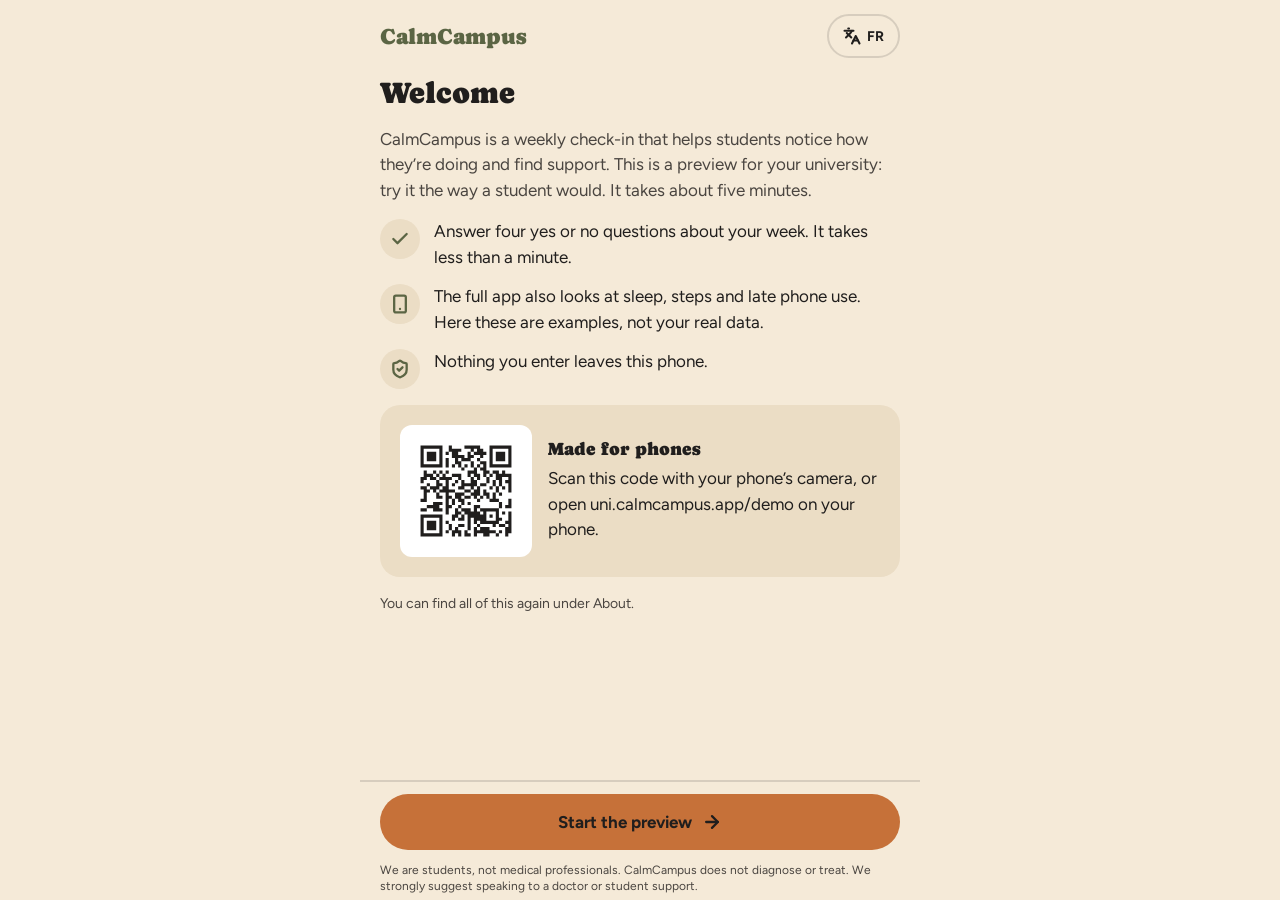
<file: docs/demo/index.html>
<!doctype html>
<html lang="en">
<head>
  <meta charset="utf-8">
  <meta name="viewport" content="width=device-width, initial-scale=1, viewport-fit=cover">
  <title>CalmCampus</title>
  <meta name="description" content="A weekly check-in that helps students notice how they're doing and find support. Your answers stay on your phone.">
  <meta name="cc-build" content="d6113ed">
  <meta name="cc-university" content="default">
  <meta name="theme-color" content="#F5EAD8">
  <meta name="color-scheme" content="only light">
  <meta name="robots" content="noindex">
  <meta name="referrer" content="no-referrer">
  <meta http-equiv="Content-Security-Policy" content="default-src 'self'; img-src 'self' data:; style-src 'self' 'unsafe-inline'; connect-src 'self'; base-uri 'none'; form-action 'none'">
  <meta name="apple-mobile-web-app-capable" content="yes">
  <meta name="mobile-web-app-capable" content="yes">
  <meta name="apple-mobile-web-app-title" content="CalmCampus">
  <meta name="apple-mobile-web-app-status-bar-style" content="default">
  <link rel="manifest" href="manifest.webmanifest">
  <link rel="icon" type="image/png" href="icons/icon-192.png">
  <link rel="apple-touch-icon" href="icons/apple-touch-icon.png">
  <link rel="preload" href="fonts/figtree-latin-wght-normal.woff2" as="font" type="font/woff2" crossorigin>
  <link rel="preload" href="fonts/caprasimo-latin-400-normal.woff2" as="font" type="font/woff2" crossorigin>
  <link rel="stylesheet" href="styles.css">
</head>
<body>
  <div id="app" class="app">
    <header class="top" id="top"></header>
    <div id="demo-banner"></div>
    <main id="view" tabindex="-1"></main>
    <div class="dock" id="dock">
      <div id="actions" class="actions-bar"></div>
      <p class="disclaimer" id="disclaimer"></p>
      <nav id="nav" class="nav"></nav>
    </div>
  </div>
  <noscript><p style="padding:24px;font-family:sans-serif" lang="fr">CalmCampus a besoin de JavaScript pour fonctionner. Tes réponses ne quittent jamais ton appareil.</p><p style="padding:0 24px;font-family:sans-serif" lang="en">CalmCampus needs JavaScript to run. Your answers never leave your device.</p></noscript>
  <script type="module" src="app.js"></script>
</body>
</html>
</file>
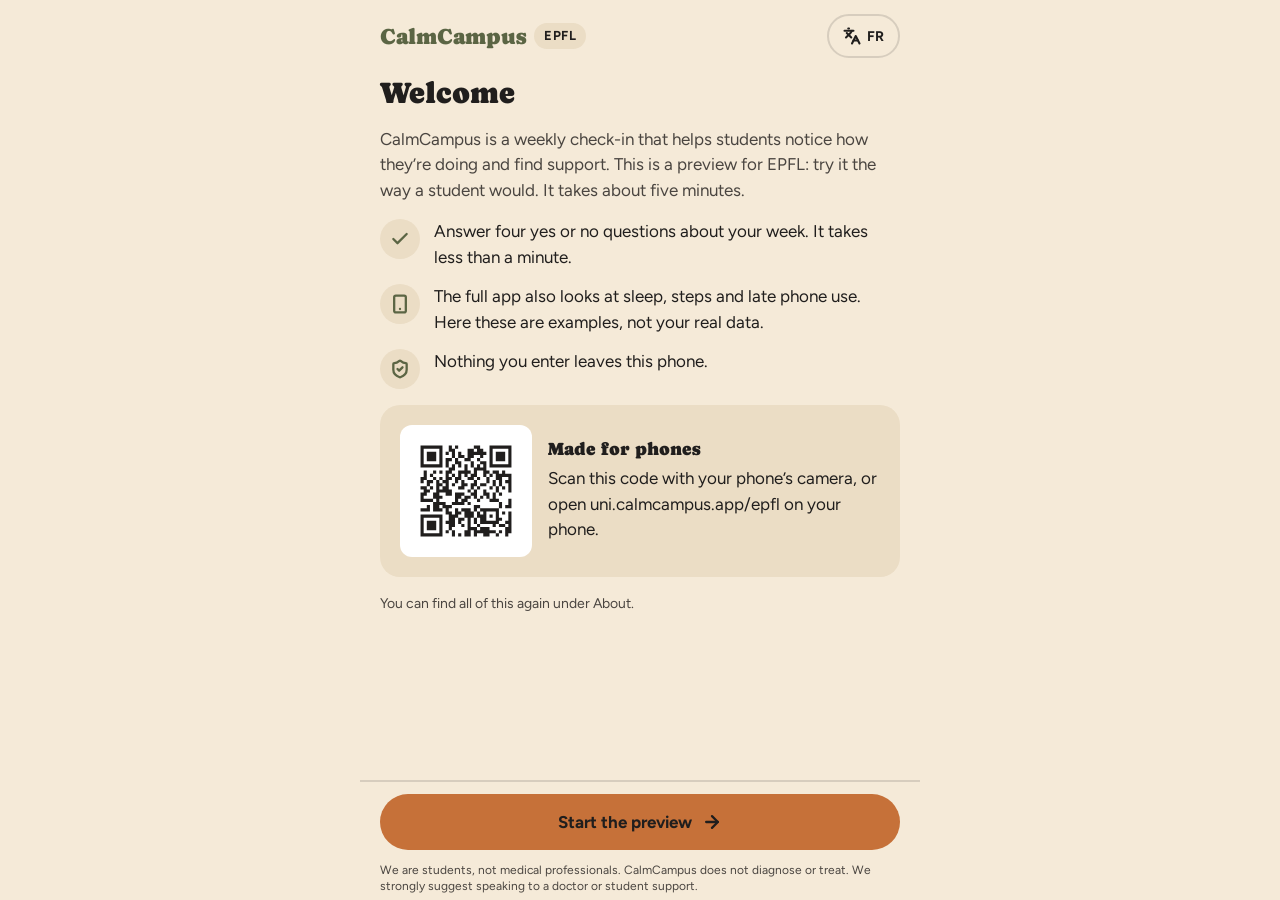
<file: docs/epfl/index.html>
<!doctype html>
<html lang="fr">
<head>
  <meta charset="utf-8">
  <meta name="viewport" content="width=device-width, initial-scale=1, viewport-fit=cover">
  <title>CalmCampus</title>
  <meta name="description" content="A weekly check-in that helps students notice how they're doing and find support. Your answers stay on your phone.">
  <meta name="cc-build" content="9a9987f">
  <meta name="cc-university" content="epfl">
  <meta name="theme-color" content="#F5EAD8">
  <meta name="color-scheme" content="only light">
  <meta name="robots" content="noindex">
  <meta name="referrer" content="no-referrer">
  <meta http-equiv="Content-Security-Policy" content="default-src 'self'; img-src 'self' data:; style-src 'self' 'unsafe-inline'; connect-src 'self'; base-uri 'none'; form-action 'none'">
  <meta name="apple-mobile-web-app-capable" content="yes">
  <meta name="mobile-web-app-capable" content="yes">
  <meta name="apple-mobile-web-app-title" content="CalmCampus">
  <meta name="apple-mobile-web-app-status-bar-style" content="default">
  <link rel="manifest" href="manifest.webmanifest">
  <link rel="icon" type="image/png" href="icons/icon-192.png">
  <link rel="apple-touch-icon" href="icons/apple-touch-icon.png">
  <link rel="preload" href="fonts/figtree-latin-wght-normal.woff2" as="font" type="font/woff2" crossorigin>
  <link rel="preload" href="fonts/caprasimo-latin-400-normal.woff2" as="font" type="font/woff2" crossorigin>
  <link rel="stylesheet" href="styles.css">
</head>
<body>
  <div id="app" class="app">
    <header class="top" id="top"></header>
    <div id="demo-banner"></div>
    <main id="view" tabindex="-1"></main>
    <div class="dock" id="dock">
      <div id="actions" class="actions-bar"></div>
      <p class="disclaimer" id="disclaimer"></p>
      <nav id="nav" class="nav"></nav>
    </div>
  </div>
  <noscript><p style="padding:24px;font-family:sans-serif" lang="fr">CalmCampus a besoin de JavaScript pour fonctionner. Tes réponses ne quittent jamais ton appareil.</p><p style="padding:0 24px;font-family:sans-serif" lang="en">CalmCampus needs JavaScript to run. Your answers never leave your device.</p></noscript>
  <script type="module" src="app.js"></script>
</body>
</html>
</file>
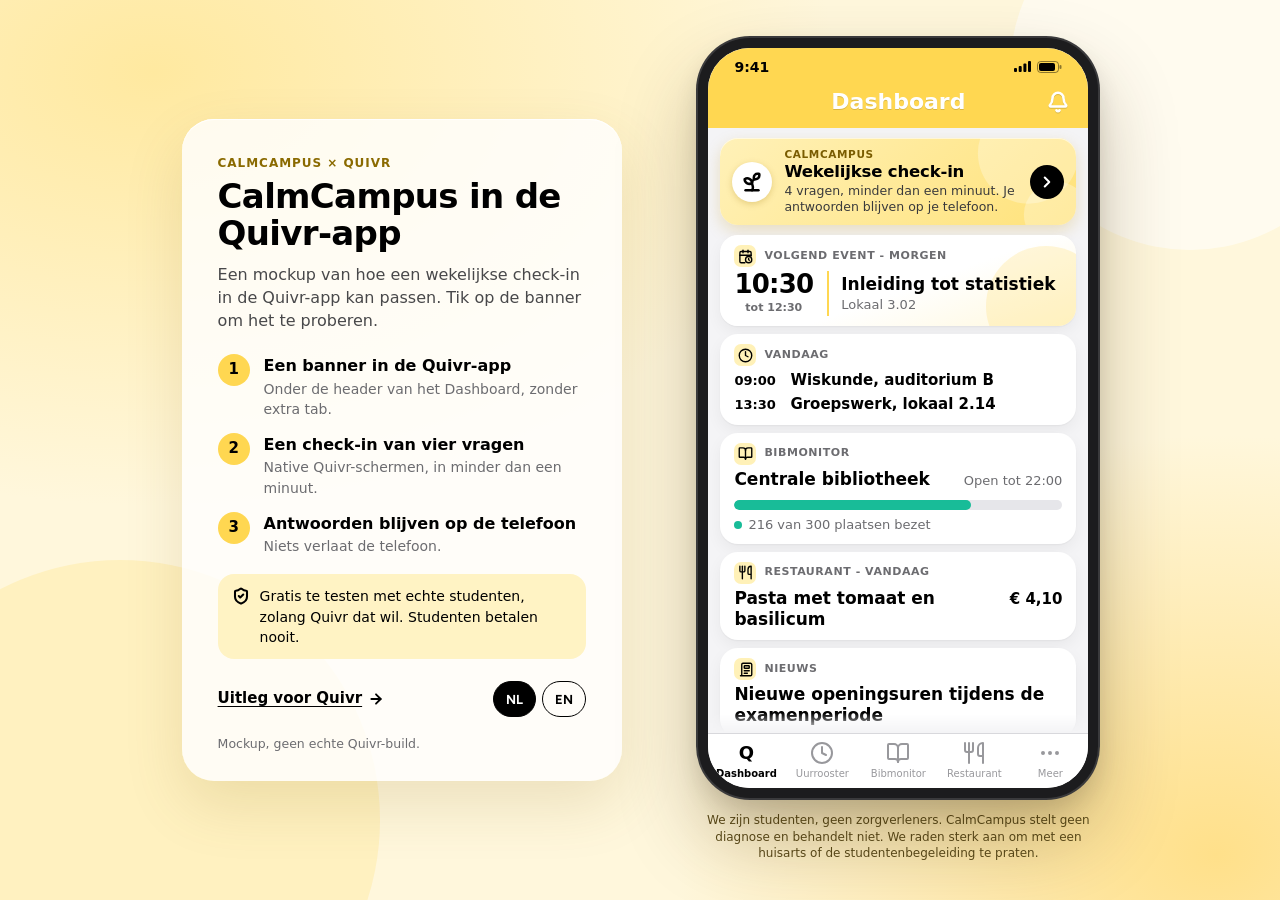
<file: docs/quivr/index.html>
<!doctype html>
<html lang="nl">
<head>
  <meta charset="utf-8">
  <meta name="viewport" content="width=device-width, initial-scale=1, viewport-fit=cover">
  <title>CalmCampus</title>
  <meta name="description" content="Een wekelijkse check-in van vier vragen, in minder dan een minuut, met de hulp van je eigen universiteit. Een preview gemaakt om door Quivr te laten bekijken: geen Quivr-functie.">
  <meta name="cc-build" content="7c763ef">
  <meta name="cc-university" content="quivr">
  <meta name="theme-color" content="#FFD751">
  <meta name="color-scheme" content="only light">
  <meta name="robots" content="noindex">
  <meta property="og:type" content="website">
  <meta property="og:title" content="CalmCampus × Quivr: preview">
  <meta property="og:description" content="Een wekelijkse check-in van vier vragen, in minder dan een minuut, met de hulp van je eigen universiteit. Een preview gemaakt om door Quivr te laten bekijken: geen Quivr-functie.">
  <meta property="og:url" content="https://uni.calmcampus.app/quivr/">
  <meta property="og:site_name" content="CalmCampus">
  <meta property="og:locale" content="nl_BE">
  <meta property="og:locale:alternate" content="en_GB">
  <meta property="og:image" content="https://uni.calmcampus.app/quivr/share.png">
  <meta property="og:image:type" content="image/png">
  <meta property="og:image:width" content="1200">
  <meta property="og:image:height" content="630">
  <meta property="og:image:alt" content="CalmCampus × Quivr: preview. Een wekelijkse check-in van minder dan een minuut, gemaakt om door Quivr te laten bekijken.">
  <meta name="twitter:card" content="summary_large_image">
  <meta name="twitter:title" content="CalmCampus × Quivr: preview">
  <meta name="twitter:description" content="Een wekelijkse check-in van vier vragen, in minder dan een minuut, met de hulp van je eigen universiteit. Een preview gemaakt om door Quivr te laten bekijken: geen Quivr-functie.">
  <meta name="referrer" content="no-referrer">
  <meta http-equiv="Content-Security-Policy" content="default-src 'self'; img-src 'self' data:; style-src 'self' 'unsafe-inline'; connect-src 'self'; base-uri 'none'; form-action 'none'">
  <meta name="apple-mobile-web-app-capable" content="yes">
  <meta name="mobile-web-app-capable" content="yes">
  <meta name="apple-mobile-web-app-title" content="CalmCampus">
  <meta name="apple-mobile-web-app-status-bar-style" content="default">
  <link rel="alternate" hreflang="nl" href="https://uni.calmcampus.app/quivr/">
  <link rel="alternate" hreflang="en" href="https://uni.calmcampus.app/quivr/en/">
  <link rel="manifest" href="manifest.webmanifest">
  <link rel="icon" type="image/png" href="icons/icon-192.png">
  <link rel="apple-touch-icon" href="icons/apple-touch-icon.png">
  <link rel="preload" href="fonts/figtree-latin-wght-normal.woff2" as="font" type="font/woff2" crossorigin>
  <link rel="preload" href="fonts/caprasimo-latin-400-normal.woff2" as="font" type="font/woff2" crossorigin>
  <link rel="stylesheet" href="styles.css">
</head>
<body>
  <div id="app" class="app">
    <header class="top" id="top"></header>
    <div id="demo-banner"></div>
    <main id="view" tabindex="-1"></main>
    <div class="dock" id="dock">
      <div id="actions" class="actions-bar"></div>
      <p class="disclaimer" id="disclaimer"></p>
      <nav id="nav" class="nav"></nav>
    </div>
  </div>
  <div id="quivr" class="qv"></div>
  <noscript><p style="padding:24px;font-family:sans-serif" lang="nl">CalmCampus heeft JavaScript nodig. Je antwoorden verlaten je telefoon nooit.</p><p style="padding:0 24px;font-family:sans-serif" lang="en">CalmCampus needs JavaScript to run. Your answers never leave your device.</p></noscript>
  <script type="module" src="app.js"></script>
</body>
</html>
</file>
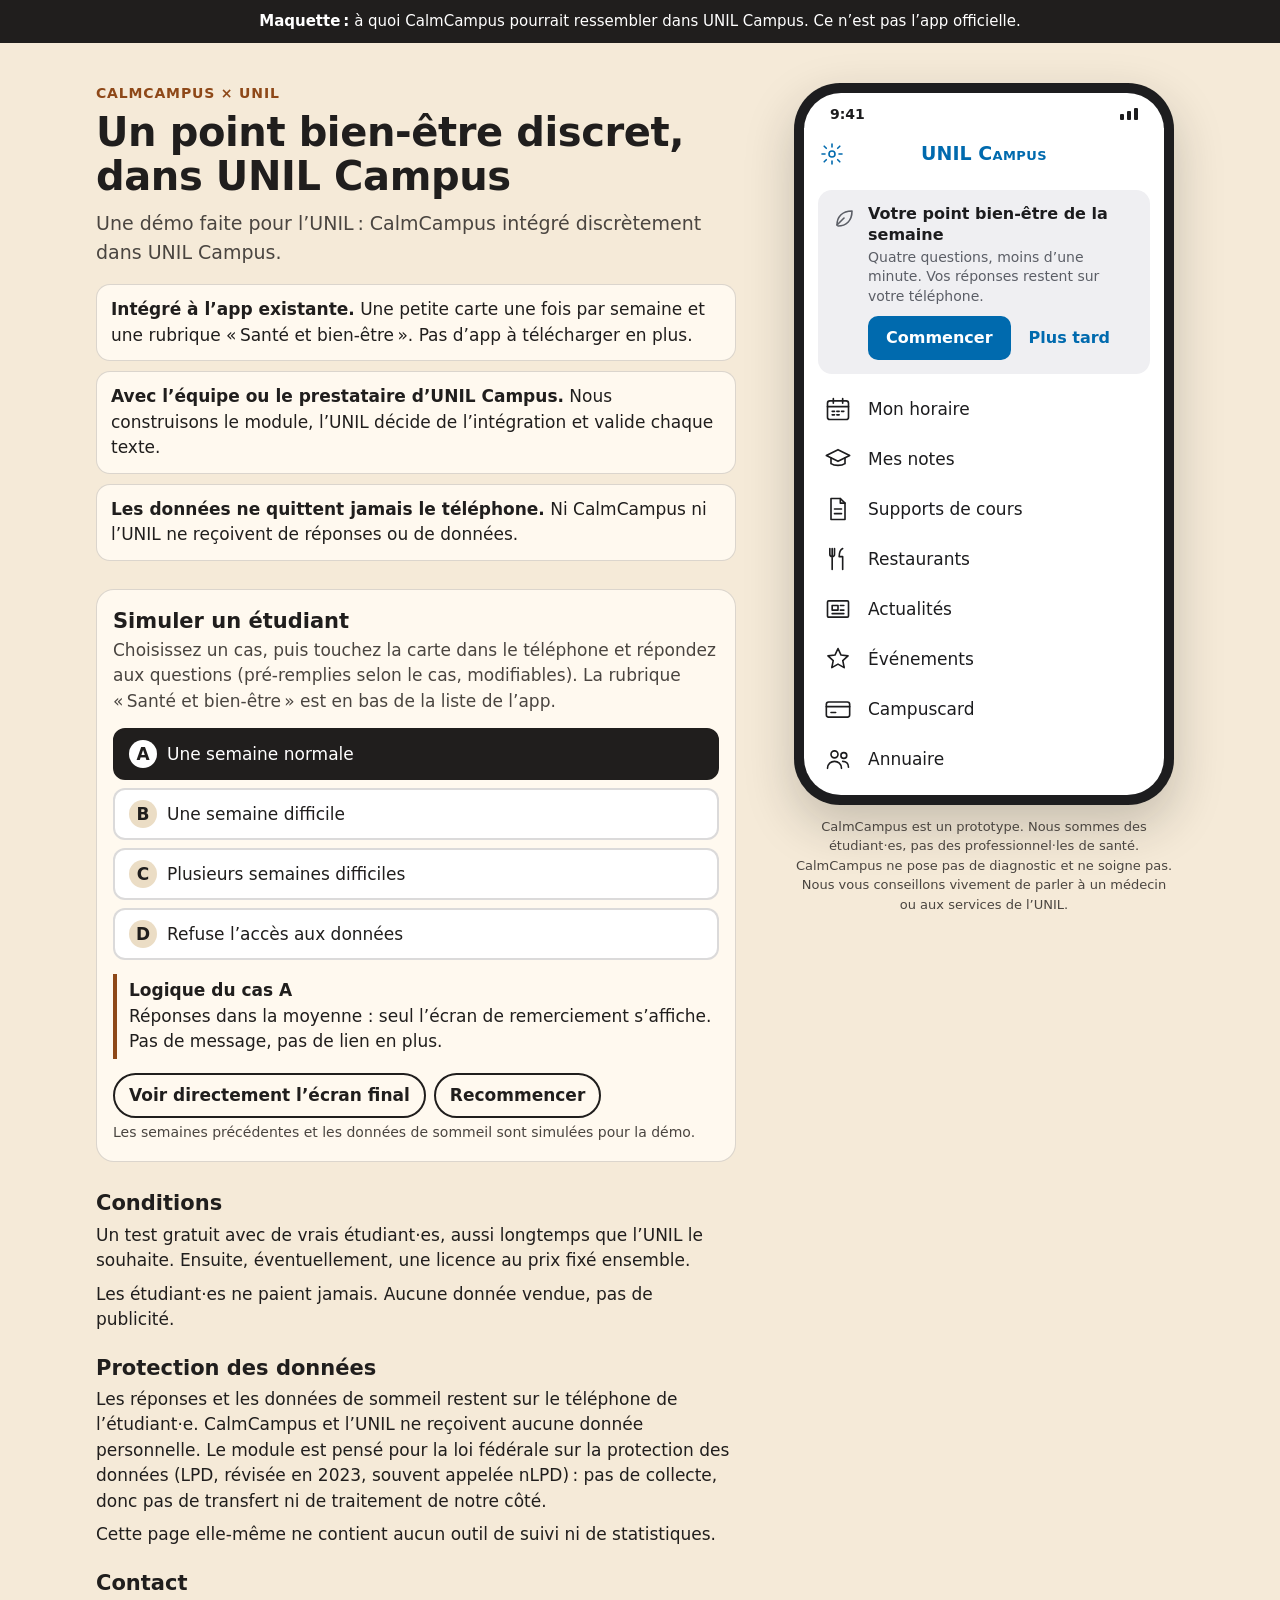
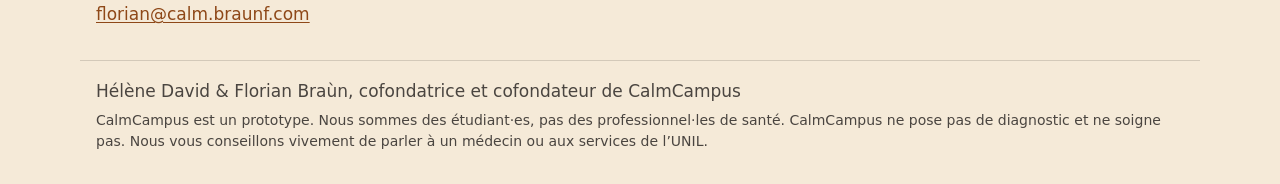
<file: docs/unil/index.html>
<!doctype html>
<html lang="fr-CH">
<head>
  <meta charset="utf-8">
  <meta name="viewport" content="width=device-width, initial-scale=1">
  <title>CalmCampus dans UNIL Campus : maquette</title>
  <meta name="description" content="Une démo faite pour l’UNIL : CalmCampus intégré discrètement dans UNIL Campus. Maquette, ce n’est pas l’app officielle.">
  <meta name="robots" content="noindex, nofollow">
  <meta name="referrer" content="no-referrer">
  <meta name="theme-color" content="#F5EAD8">
  <meta name="color-scheme" content="only light">
  <meta http-equiv="Content-Security-Policy" content="default-src 'none'; script-src 'self'; style-src 'self'; img-src 'self' data:; connect-src 'none'; base-uri 'none'; form-action 'none'">
  <meta property="og:type" content="website">
  <meta property="og:title" content="CalmCampus × UNIL : maquette dans UNIL Campus">
  <meta property="og:description" content="Une démo faite pour l’UNIL : CalmCampus intégré discrètement dans UNIL Campus. Les données ne quittent jamais le téléphone.">
  <meta property="og:url" content="https://uni.calmcampus.app/unil/">
  <meta property="og:site_name" content="CalmCampus">
  <meta property="og:locale" content="fr_CH">
  <meta property="og:image" content="https://uni.calmcampus.app/unil/share.png">
  <meta property="og:image:type" content="image/png">
  <meta property="og:image:width" content="1200">
  <meta property="og:image:height" content="630">
  <meta property="og:image:alt" content="CalmCampus × UNIL : à quoi CalmCampus pourrait ressembler dans UNIL Campus. Maquette.">
  <meta name="twitter:card" content="summary_large_image">
  <meta name="twitter:title" content="CalmCampus × UNIL : maquette dans UNIL Campus">
  <meta name="twitter:description" content="Une démo faite pour l’UNIL : CalmCampus intégré discrètement dans UNIL Campus.">
  <link rel="icon" href="data:,">
  <link rel="stylesheet" href="styles.css">
</head>
<body>
  <a class="skip" href="#maquette">Aller à la maquette</a>
  <p class="mock-label" role="note"><strong>Maquette&#8239;:</strong> à quoi CalmCampus pourrait ressembler dans UNIL Campus. Ce n’est pas l’app officielle.</p>

  <div class="page">
    <header class="intro">
      <p class="eyebrow">CalmCampus × UNIL</p>
      <h1>Un point bien-être discret, dans UNIL Campus</h1>
      <p class="lead">Une démo faite pour l’UNIL&#8239;: CalmCampus intégré discrètement dans UNIL Campus.</p>
      <ul class="points">
        <li><strong>Intégré à l’app existante.</strong> Une petite carte une fois par semaine et une rubrique «&#8239;Santé et bien-être&#8239;». Pas d’app à télécharger en plus.</li>
        <li><strong>Avec l’équipe ou le prestataire d’UNIL Campus.</strong> Nous construisons le module, l’UNIL décide de l’intégration et valide chaque texte.</li>
        <li><strong>Les données ne quittent jamais le téléphone.</strong> Ni CalmCampus ni l’UNIL ne reçoivent de réponses ou de données.</li>
      </ul>
    </header>

    <section class="sim" aria-labelledby="sim-h">
      <h2 id="sim-h">Simuler un étudiant</h2>
      <p class="hint">Choisissez un cas, puis touchez la carte dans le téléphone et répondez aux questions (pré-remplies selon le cas, modifiables). La rubrique «&#8239;Santé et bien-être&#8239;» est en bas de la liste de l’app.</p>
      <fieldset class="cases">
        <legend class="sr">Cas simulé</legend>
        <label class="case"><input type="radio" name="case" value="A" checked><span><b>A</b> Une semaine normale</span></label>
        <label class="case"><input type="radio" name="case" value="B"><span><b>B</b> Une semaine difficile</span></label>
        <label class="case"><input type="radio" name="case" value="C"><span><b>C</b> Plusieurs semaines difficiles</span></label>
        <label class="case"><input type="radio" name="case" value="D"><span><b>D</b> Refuse l’accès aux données</span></label>
      </fieldset>
      <div class="logic" aria-live="polite">
        <p class="logic-title">Logique du cas <span id="case-letter">A</span></p>
        <p id="case-logic"></p>
      </div>
      <div class="sim-actions">
        <button type="button" class="btn-ghost" id="jump-result">Voir directement l’écran final</button>
        <button type="button" class="btn-ghost" id="reset">Recommencer</button>
      </div>
      <p class="hint small">Les semaines précédentes et les données de sommeil sont simulées pour la démo.</p>
    </section>

    <section class="stage" id="maquette" aria-label="Maquette de téléphone : UNIL Campus avec CalmCampus" tabindex="-1">
      <div class="phone">
        <div class="phone-screen" id="screen">
          <div class="status" aria-hidden="true"><span>9:41</span><span class="status-r"><i></i><i></i><i></i></span></div>
          <div id="phone-view" class="phone-view"></div>
          <div id="sheet-layer" class="sheet-layer" hidden></div>
        </div>
      </div>
      <p class="disclaimer" role="note">CalmCampus est un prototype. Nous sommes des étudiant·es, pas des professionnel·les de santé. CalmCampus ne pose pas de diagnostic et ne soigne pas. Nous vous conseillons vivement de parler à un médecin ou aux services de l’UNIL.</p>
    </section>

    <section class="offer" aria-labelledby="offer-h">
      <h2 id="offer-h">Conditions</h2>
      <p>Un test gratuit avec de vrais étudiant·es, aussi longtemps que l’UNIL le souhaite. Ensuite, éventuellement, une licence au prix fixé ensemble.</p>
      <p>Les étudiant·es ne paient jamais. Aucune donnée vendue, pas de publicité.</p>
      <h2 id="privacy-h">Protection des données</h2>
      <p>Les réponses et les données de sommeil restent sur le téléphone de l’étudiant·e. CalmCampus et l’UNIL ne reçoivent aucune donnée personnelle. Le module est pensé pour la loi fédérale sur la protection des données (LPD, révisée en 2023, souvent appelée nLPD)&#8239;: pas de collecte, donc pas de transfert ni de traitement de notre côté.</p>
      <p>Cette page elle-même ne contient aucun outil de suivi ni de statistiques.</p>
      <h2 id="contact-h">Contact</h2>
      <p><a href="mailto:florian@calm.braunf.com">florian@calm.braunf.com</a></p>
    </section>
  </div>

  <footer class="foot">
    <p>Hélène David &amp; Florian Braùn, cofondatrice et cofondateur de CalmCampus</p>
    <p class="small">CalmCampus est un prototype. Nous sommes des étudiant·es, pas des professionnel·les de santé. CalmCampus ne pose pas de diagnostic et ne soigne pas. Nous vous conseillons vivement de parler à un médecin ou aux services de l’UNIL.</p>
  </footer>

  <script type="module" src="app.js"></script>
</body>
</html>
</file>
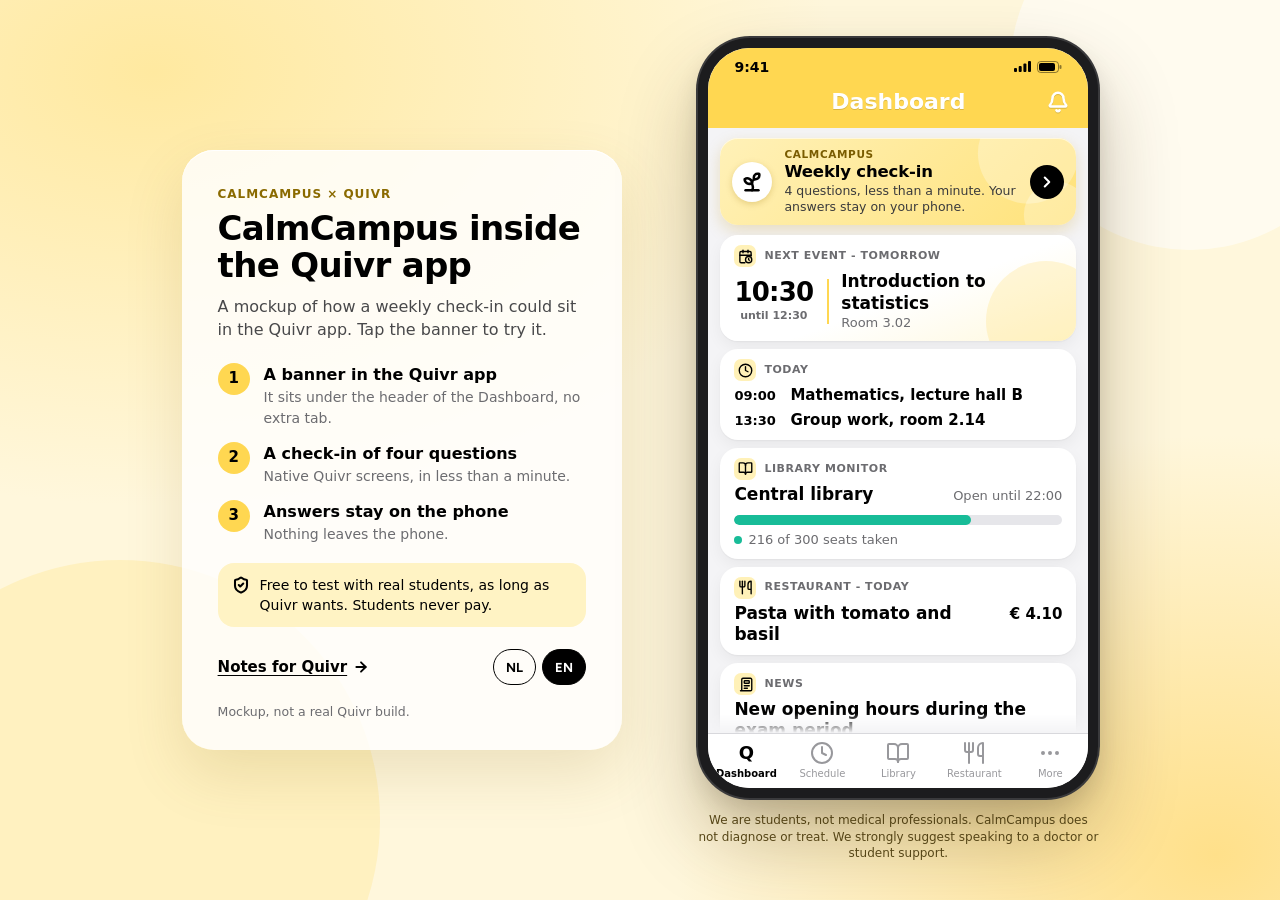
<file: docs/quivr/en/index.html>
<!doctype html>
<html lang="en">
<head>
  <meta charset="utf-8">
  <meta name="viewport" content="width=device-width, initial-scale=1, viewport-fit=cover">
  <title>CalmCampus</title>
  <meta name="description" content="A weekly check-in of four questions, in less than a minute, with the help of your own university. A preview made for Quivr to review: not a Quivr feature.">
  <meta name="cc-build" content="7c763ef">
  <meta name="cc-university" content="quivr">
  <meta name="cc-lang" content="en">
  <meta name="cc-root" content="../">
  <meta name="theme-color" content="#FFD751">
  <meta name="color-scheme" content="only light">
  <meta name="robots" content="noindex">
  <meta property="og:type" content="website">
  <meta property="og:title" content="CalmCampus × Quivr: preview">
  <meta property="og:description" content="A weekly check-in of four questions, in less than a minute, with the help of your own university. A preview made for Quivr to review: not a Quivr feature.">
  <meta property="og:url" content="https://uni.calmcampus.app/quivr/en/">
  <meta property="og:site_name" content="CalmCampus">
  <meta property="og:locale" content="en_GB">
  <meta property="og:locale:alternate" content="nl_BE">
  <meta property="og:image" content="https://uni.calmcampus.app/quivr/share.png">
  <meta property="og:image:type" content="image/png">
  <meta property="og:image:width" content="1200">
  <meta property="og:image:height" content="630">
  <meta property="og:image:alt" content="CalmCampus × Quivr: preview. A weekly check-in of less than a minute, made for Quivr to review.">
  <meta name="twitter:card" content="summary_large_image">
  <meta name="twitter:title" content="CalmCampus × Quivr: preview">
  <meta name="twitter:description" content="A weekly check-in of four questions, in less than a minute, with the help of your own university. A preview made for Quivr to review: not a Quivr feature.">
  <meta name="referrer" content="no-referrer">
  <meta http-equiv="Content-Security-Policy" content="default-src 'self'; img-src 'self' data:; style-src 'self' 'unsafe-inline'; connect-src 'self'; base-uri 'none'; form-action 'none'">
  <meta name="apple-mobile-web-app-capable" content="yes">
  <meta name="mobile-web-app-capable" content="yes">
  <meta name="apple-mobile-web-app-title" content="CalmCampus">
  <meta name="apple-mobile-web-app-status-bar-style" content="default">
  <link rel="alternate" hreflang="nl" href="https://uni.calmcampus.app/quivr/">
  <link rel="alternate" hreflang="en" href="https://uni.calmcampus.app/quivr/en/">
  <link rel="canonical" href="https://uni.calmcampus.app/quivr/en/">
  <link rel="manifest" href="../manifest.webmanifest">
  <link rel="icon" type="image/png" href="../icons/icon-192.png">
  <link rel="apple-touch-icon" href="../icons/apple-touch-icon.png">
  <link rel="preload" href="../fonts/figtree-latin-wght-normal.woff2" as="font" type="font/woff2" crossorigin>
  <link rel="preload" href="../fonts/caprasimo-latin-400-normal.woff2" as="font" type="font/woff2" crossorigin>
  <link rel="stylesheet" href="../styles.css">
</head>
<body>
  <div id="app" class="app">
    <header class="top" id="top"></header>
    <div id="demo-banner"></div>
    <main id="view" tabindex="-1"></main>
    <div class="dock" id="dock">
      <div id="actions" class="actions-bar"></div>
      <p class="disclaimer" id="disclaimer"></p>
      <nav id="nav" class="nav"></nav>
    </div>
  </div>
  <div id="quivr" class="qv"></div>
  <noscript><p style="padding:24px;font-family:sans-serif" lang="nl">CalmCampus heeft JavaScript nodig. Je antwoorden verlaten je telefoon nooit.</p><p style="padding:0 24px;font-family:sans-serif" lang="en">CalmCampus needs JavaScript to run. Your answers never leave your device.</p></noscript>
  <script type="module" src="../app.js"></script>
</body>
</html>
</file>
<file: docs/demo/styles.css>
@font-face { font-family: "Caprasimo"; src: url("fonts/caprasimo-latin-400-normal.woff2") format("woff2"); font-weight: 400; font-display: swap; }
@font-face { font-family: "Figtree"; src: url("fonts/figtree-latin-wght-normal.woff2") format("woff2"); font-weight: 300 900; font-display: swap; }

:root {
  --cream: #F5EAD8;
  --sand: #EBDDC5;
  --terracotta: #C67139;
  --terracotta-deep: #8E4818;   /* terracotta for small text, 5:1 on cream */
  --sage: #7E8E62;                /* brand sage, lifted a touch so ink text on it passes 4.5:1 */
  --sage-deep: #5B6544;         /* sage for small text, 5:1 on cream */
  --ink: #201E1D;
  --ink-soft: #4A4540;
  --line: rgba(32, 30, 29, 0.14);
  --radius: 20px;
  --radius-sm: 16px;
  --dock-h: 120px;
  --font-head: "Caprasimo", Georgia, serif;
  --font-body: "Figtree", system-ui, -apple-system, "Segoe UI", sans-serif;
}

* { box-sizing: border-box; margin: 0; }
html { -webkit-text-size-adjust: 100%; }
body {
  background: var(--cream); color: var(--ink);
  font-family: var(--font-body); font-size: 17px; line-height: 1.5;
  -webkit-font-smoothing: antialiased;
}
.app { max-width: 560px; margin: 0 auto; min-height: 100dvh; display: flex; flex-direction: column; }
h1, h2, h3 { font-family: var(--font-head); font-weight: 400; line-height: 1.15; }
h1 { font-size: 30px; }
h2 { font-size: 22px; }
h3 { font-size: 18px; }
p + p { margin-top: 10px; }
a { color: inherit; }
a, button { -webkit-tap-highlight-color: transparent; }
.icon { flex: none; vertical-align: -0.2em; }
:focus-visible { outline: 3px solid var(--ink); outline-offset: 3px; border-radius: 8px; }
.sr { position: absolute; width: 1px; height: 1px; overflow: hidden; clip: rect(0 0 0 0); white-space: nowrap; }

/* Header */
.top {
  display: flex; align-items: center; justify-content: space-between; gap: 12px;
  padding: calc(14px + env(safe-area-inset-top)) 20px 10px;
}
.brand { display: flex; align-items: center; gap: 8px; min-width: 0; flex: 1; }
.wordmark { font-family: var(--font-head); font-size: 22px; color: var(--sage-deep); text-decoration: none; }
.uni-chip {
  font-size: 13px; font-weight: 700; letter-spacing: 0.04em; padding: 3px 10px;
  border-radius: 999px; background: var(--sand); color: var(--ink);
}
.uni-chip img { height: 16px; display: block; }
.lang {
  display: inline-flex; align-items: center; gap: 6px; min-height: 44px; padding: 0 14px;
  border-radius: 999px; border: 2px solid var(--line); background: transparent; color: var(--ink);
  font: 700 14px var(--font-body); cursor: pointer;
}

/* Layout */
main:focus { outline: none; }
main { flex: 1; padding: 8px 20px calc(var(--dock-h) + 24px); outline: none; }
.stack > * + * { margin-top: 16px; }
.lead { color: var(--ink-soft); }
.small { font-size: 14px; color: var(--ink-soft); }
.card { background: var(--sand); border-radius: var(--radius); padding: 20px; }
.card.flat { background: transparent; border: 2px solid var(--line); }
.row { display: flex; align-items: center; gap: 12px; }
.row.wrap { flex-wrap: wrap; }
.grow { flex: 1; min-width: 0; }

/* Buttons and pills */
.btn {
  display: inline-flex; align-items: center; justify-content: center; gap: 10px; width: 100%;
  min-height: 56px; padding: 0 24px; border-radius: 999px; border: 2px solid transparent;
  font: 700 17px var(--font-body); text-decoration: none; cursor: pointer;
  background: var(--terracotta); color: var(--ink);
}
.btn:active { transform: scale(0.985); }
.btn.ghost { background: transparent; border-color: var(--ink); }
.btn.sage { background: var(--sage); color: var(--ink); }
.btn.sm { min-height: 48px; width: auto; padding: 0 20px; font-size: 16px; }
.btn.danger { background: transparent; border-color: var(--terracotta-deep); color: var(--terracotta-deep); }
.pill {
  display: inline-flex; align-items: center; gap: 6px; padding: 4px 12px; border-radius: 999px;
  font-size: 14px; font-weight: 700; background: var(--cream); color: var(--ink);
}
.pill.steady { background: #D9DFC9; }
.pill.notice { background: #EFD9B8; }
.pill.support { background: #F0C7A5; }
.pill.care { background: #E8B088; }
.pill.demo { background: var(--ink); color: var(--cream); }

/* Demo banner */
#demo-banner:empty { display: none; }
.demo-banner {
  display: flex; align-items: center; gap: 10px; margin: 0 20px; padding: 6px 8px 6px 14px;
  border-radius: var(--radius-sm); background: var(--ink); color: var(--cream); font-size: 14px;
}
.demo-banner button {
  margin-left: auto; min-height: 44px; padding: 0 14px; border-radius: 999px; border: 2px solid var(--cream);
  background: transparent; color: var(--cream); font: 700 13px var(--font-body); cursor: pointer; white-space: nowrap;
}

/* Check-in */
.progress { display: flex; gap: 8px; }
.progress i { flex: 1; height: 8px; border-radius: 999px; background: var(--sand); }
.progress i.on { background: var(--sage); }
.question { font-family: var(--font-head); font-size: 28px; line-height: 1.2; }
.answers { display: grid; grid-template-columns: 1fr 1fr; gap: 12px; }
.answers .btn { min-height: 64px; font-size: 20px; }
.answers .btn.link {
  grid-column: 1 / -1; min-height: 44px; background: transparent; border-color: transparent;
  font-size: 16px; font-weight: 600; color: var(--ink-soft); text-decoration: underline; text-underline-offset: 3px;
}
.actions-bar:empty { display: none; }
.actions-bar { padding: 12px 20px 4px; }
.answers .btn.picked { background: var(--sage); border-color: var(--ink); }

/* Result */
.level-head { display: flex; flex-direction: column; gap: 10px; align-items: flex-start; }
.noticed { list-style: none; padding: 0; display: grid; gap: 8px; }
.noticed li { display: flex; gap: 10px; align-items: flex-start; }
.noticed .icon { color: var(--sage-deep); margin-top: 3px; }
.service h3 { margin-bottom: 6px; }
.service .actions { display: grid; gap: 10px; margin-top: 14px; }
.service .meta { margin-top: 12px; font-size: 15px; color: var(--ink-soft); }
.emergency { background: var(--ink); color: var(--cream); border-radius: var(--radius); padding: 20px; }
.emergency h2 { display: flex; align-items: center; gap: 10px; color: var(--cream); }
.emergency .intro { margin: 8px 0 14px; color: #E9DEC9; }
.em-item + .em-item { margin-top: 12px; border-top: 1px solid rgba(245, 234, 216, 0.22); padding-top: 12px; }
.em-item .label { font-size: 15px; color: #E9DEC9; }
.em-item a.call {
  display: flex; align-items: center; gap: 10px; min-height: 48px; margin: 4px 0;
  font: 700 22px var(--font-body); color: var(--cream); text-decoration: none;
}
.em-item .detail { font-size: 14px; color: #E9DEC9; }

/* Simulated phone signals (demo mode) */
.scen { display: grid; grid-template-columns: repeat(3, 1fr); gap: 8px; margin-top: 10px; }
.scen .btn { width: auto; min-height: 48px; padding: 0 6px; font-size: 15px; }
.sig-list { list-style: none; padding: 0; display: grid; gap: 12px; }
.sig { background: var(--cream); border-radius: var(--radius-sm); padding: 12px 14px; }
.nowrap { white-space: nowrap; }
.hint { border-left: 4px solid var(--terracotta); background: var(--sand); border-radius: 0 var(--radius-sm) var(--radius-sm) 0; padding: 12px 14px; font-size: 15px; }
.hint .row strong { gap: 8px; }
.hint .pill { font-size: 12px; padding: 2px 10px; }
.hint p { margin-top: 6px; }
.hint .you { color: var(--ink-soft); font-size: 14px; }

/* History */
.chart { display: flex; align-items: flex-end; gap: 6px; height: 130px; padding-top: 8px; overflow: hidden; }
.chart .col { flex: 1; display: flex; flex-direction: column; justify-content: flex-end; align-items: center; height: 100%; gap: 6px; }
.chart .bar { width: 100%; max-width: 44px; border-radius: 12px 12px 6px 6px; background: var(--sage); min-height: 6px; }
.chart .bar.l-notice { background: #B9A45C; }
.chart .bar.l-support { background: var(--terracotta); }
.chart .bar.l-care { background: var(--terracotta-deep); }
.chart .lab { font-size: 12px; color: var(--ink-soft); white-space: nowrap; }
.chart .lab.own { color: var(--ink); font-weight: 700; }
.week-list { list-style: none; padding: 0; display: grid; gap: 10px; }
.week-list a {
  display: flex; align-items: center; gap: 12px; padding: 14px 16px; border-radius: var(--radius-sm);
  background: var(--sand); text-decoration: none; min-height: 60px;
}

/* More */
.list { list-style: none; padding: 0; display: grid; gap: 12px; }
.seg { display: flex; gap: 8px; }
.seg button { flex: 1; }
.link-row {
  display: flex; align-items: center; justify-content: space-between; gap: 12px; min-height: 56px;
  padding: 0 18px; border-radius: var(--radius-sm); background: var(--sand); text-decoration: none; font-weight: 700;
}
.privacy dl { display: grid; gap: 14px; }
.privacy dt { font-weight: 700; }
.privacy dd { margin: 2px 0 0; color: var(--ink-soft); }

/* Bottom dock: disclaimer is always visible, with navigation under it */
.dock {
  position: fixed; left: 0; right: 0; bottom: 0; z-index: 10; max-width: 560px; margin: 0 auto;
  background: var(--cream); border-top: 2px solid var(--line);
  padding-bottom: env(safe-area-inset-bottom);
}
.disclaimer { padding: 8px 20px 6px; font-size: 12px; line-height: 1.35; color: var(--ink-soft); }
.nav { display: flex; padding: 0 8px 6px; }
.nav:empty { display: none; }
.nav a {
  flex: 1; display: flex; flex-direction: column; align-items: center; justify-content: center; gap: 2px;
  min-height: 52px; border-radius: var(--radius-sm); text-decoration: none; font-size: 13px; font-weight: 700; color: var(--ink-soft);
}
.nav a[aria-current="page"] { color: var(--ink); background: var(--sand); }


@media (max-width: 380px) {
  .top { padding-left: 14px; padding-right: 14px; }
  .wordmark { font-size: 19px; }
  .lang { padding: 0 10px; }
  main { padding-left: 14px; padding-right: 14px; }
  h1 { font-size: 26px; }
  .question { font-size: 24px; }
  .actions-bar { padding-left: 14px; padding-right: 14px; }
  .disclaimer { padding-left: 14px; padding-right: 14px; font-size: 11.5px; }
  .demo-banner { margin: 0 14px; }
}
.version { text-align: center; padding-top: 8px; }

/* Preview strip: one calm line that says this is a preview and leads to About */
#demo-banner:empty { display: none; }
.preview-strip {
  display: flex; align-items: center; gap: 6px; margin: 0 20px; min-height: 44px; padding: 6px 12px;
  border-radius: 999px; background: var(--sand); color: var(--ink); font-size: 14px; text-decoration: none;
}
@media (max-width: 380px) { .preview-strip { margin: 0 14px; font-size: 13.5px; } }
.preview-strip .go { font-weight: 700; text-decoration: underline; text-underline-offset: 3px; white-space: nowrap; }

/* Welcome */
.points { list-style: none; padding: 0; display: grid; gap: 14px; }
.points li { display: flex; gap: 14px; align-items: flex-start; font-size: 17px; }
.points .dot { flex: none; width: 40px; height: 40px; border-radius: 50%; background: var(--sand); display: grid; place-items: center; color: var(--sage-deep); }
.center { text-align: center; }
.install h3 { gap: 10px; }
.steps { margin: 0; padding-left: 1.4em; display: grid; gap: 6px; }
.install.desktop { display: flex; flex-wrap: wrap; align-items: center; gap: 16px; }
.install.desktop h3 { margin-bottom: 6px; }
.qr { flex: none; width: 132px; height: 132px; padding: 8px; border-radius: 12px; background: #fff; image-rendering: pixelated; }

/* Phone card */
.sig-top { display: flex; flex-wrap: wrap; gap: 6px 10px; align-items: center; justify-content: space-between; margin-bottom: 2px; }
.sig .pill { white-space: nowrap; font-size: 13px; }
.scen-box { border-top: 2px solid var(--line); padding-top: 14px; }
.scen-box .small { margin-top: 2px; }

/* About: things to try */
.try { list-style: none; padding: 0; display: grid; gap: 10px; }
.try a { display: flex; gap: 14px; align-items: center; min-height: 64px; padding: 14px 16px; border-radius: var(--radius-sm); background: var(--sand); text-decoration: none; line-height: 1.35; }
.try .small { display: inline-block; margin-top: 2px; }
.try .num { flex: none; width: 32px; height: 32px; border-radius: 50%; background: var(--sage); display: grid; place-items: center; font-weight: 700; }

/* Every possible result */
.level-list { list-style: none; padding: 0; display: grid; gap: 12px; }
.level-list a { display: flex; gap: 12px; align-items: center; padding: 16px; border-radius: var(--radius); background: var(--sand); text-decoration: none; }
.week-meta { display: flex; flex-wrap: wrap; align-items: center; gap: 4px 10px; margin-top: 6px; }
.nav a span { white-space: nowrap; }
.stack-tight { display: flex; flex-direction: column; align-items: flex-start; gap: 4px; }

/* Pointer devices: a light hover on everything tappable */
@media (hover: hover) {
  .btn:hover, .try a:hover, .level-list a:hover, .week-list a:hover, .link-row:hover, .preview-strip:hover, .lang:hover { filter: brightness(0.96); }
  .nav a:hover { color: var(--ink); }
}

/* Reviewer guide: done items, the next thing to try, and the redo prompt */
.try .num.done { background: var(--sage); color: var(--ink); }
.next-try {
  display: flex; align-items: center; gap: 12px; padding: 16px 18px; border-radius: var(--radius);
  background: var(--sand); border: 2px solid var(--sage); text-decoration: none; line-height: 1.35;
}
.redo { display: grid; gap: 8px; margin-top: 12px; padding-top: 12px; border-top: 2px solid var(--line); }
.redo .btn { justify-self: start; }
</file>
<file: docs/epfl/styles.css>
@font-face { font-family: "Caprasimo"; src: url("fonts/caprasimo-latin-400-normal.woff2") format("woff2"); font-weight: 400; font-display: swap; }
@font-face { font-family: "Figtree"; src: url("fonts/figtree-latin-wght-normal.woff2") format("woff2"); font-weight: 300 900; font-display: swap; }

:root {
  --cream: #F5EAD8;
  --sand: #EBDDC5;
  --terracotta: #C67139;
  --terracotta-deep: #8E4818;   /* terracotta for small text, 5:1 on cream */
  --sage: #7E8E62;                /* brand sage, lifted a touch so ink text on it passes 4.5:1 */
  --sage-deep: #5B6544;         /* sage for small text, 5:1 on cream */
  --ink: #201E1D;
  --ink-soft: #4A4540;
  --line: rgba(32, 30, 29, 0.14);
  --radius: 20px;
  --radius-sm: 16px;
  --dock-h: 120px;
  --font-head: "Caprasimo", Georgia, serif;
  --font-body: "Figtree", system-ui, -apple-system, "Segoe UI", sans-serif;
}

* { box-sizing: border-box; margin: 0; }
html { -webkit-text-size-adjust: 100%; }
body {
  background: var(--cream); color: var(--ink);
  font-family: var(--font-body); font-size: 17px; line-height: 1.5;
  -webkit-font-smoothing: antialiased;
}
.app { max-width: 560px; margin: 0 auto; min-height: 100dvh; display: flex; flex-direction: column; }
h1, h2, h3 { font-family: var(--font-head); font-weight: 400; line-height: 1.15; }
h1 { font-size: 30px; }
h2 { font-size: 22px; }
h3 { font-size: 18px; }
p + p { margin-top: 10px; }
a { color: inherit; }
a, button { -webkit-tap-highlight-color: transparent; }
.icon { flex: none; vertical-align: -0.2em; }
:focus-visible { outline: 3px solid var(--ink); outline-offset: 3px; border-radius: 8px; }
.sr { position: absolute; width: 1px; height: 1px; overflow: hidden; clip: rect(0 0 0 0); white-space: nowrap; }

/* Header */
.top {
  display: flex; align-items: center; justify-content: space-between; gap: 12px;
  padding: calc(14px + env(safe-area-inset-top)) 20px 10px;
}
.brand { display: flex; align-items: center; gap: 8px; min-width: 0; flex: 1; }
.wordmark { font-family: var(--font-head); font-size: 22px; color: var(--sage-deep); text-decoration: none; }
.uni-chip {
  font-size: 13px; font-weight: 700; letter-spacing: 0.04em; padding: 3px 10px;
  border-radius: 999px; background: var(--sand); color: var(--ink);
}
.uni-chip img { height: 16px; display: block; }
.lang {
  display: inline-flex; align-items: center; gap: 6px; min-height: 44px; padding: 0 14px;
  border-radius: 999px; border: 2px solid var(--line); background: transparent; color: var(--ink);
  font: 700 14px var(--font-body); cursor: pointer;
}

/* Layout */
main:focus { outline: none; }
main { flex: 1; padding: 8px 20px calc(var(--dock-h) + 24px); outline: none; }
.stack > * + * { margin-top: 16px; }
.lead { color: var(--ink-soft); }
.small { font-size: 14px; color: var(--ink-soft); }
.card { background: var(--sand); border-radius: var(--radius); padding: 20px; }
.card.flat { background: transparent; border: 2px solid var(--line); }
.row { display: flex; align-items: center; gap: 12px; }
.row.wrap { flex-wrap: wrap; }
.grow { flex: 1; min-width: 0; }

/* Buttons and pills */
.btn {
  display: inline-flex; align-items: center; justify-content: center; gap: 10px; width: 100%;
  min-height: 56px; padding: 0 24px; border-radius: 999px; border: 2px solid transparent;
  font: 700 17px var(--font-body); text-decoration: none; cursor: pointer;
  background: var(--terracotta); color: var(--ink);
}
.btn:active { transform: scale(0.985); }
.btn.ghost { background: transparent; border-color: var(--ink); }
.btn.sage { background: var(--sage); color: var(--ink); }
.btn.sm { min-height: 48px; width: auto; padding: 0 20px; font-size: 16px; }
.btn.danger { background: transparent; border-color: var(--terracotta-deep); color: var(--terracotta-deep); }
.pill {
  display: inline-flex; align-items: center; gap: 6px; padding: 4px 12px; border-radius: 999px;
  font-size: 14px; font-weight: 700; background: var(--cream); color: var(--ink);
}
.pill.steady { background: #D9DFC9; }
.pill.notice { background: #EFD9B8; }
.pill.support { background: #F0C7A5; }
.pill.care { background: #E8B088; }
.pill.demo { background: var(--ink); color: var(--cream); }

/* Demo banner */
#demo-banner:empty { display: none; }
.demo-banner {
  display: flex; align-items: center; gap: 10px; margin: 0 20px; padding: 6px 8px 6px 14px;
  border-radius: var(--radius-sm); background: var(--ink); color: var(--cream); font-size: 14px;
}
.demo-banner button {
  margin-left: auto; min-height: 44px; padding: 0 14px; border-radius: 999px; border: 2px solid var(--cream);
  background: transparent; color: var(--cream); font: 700 13px var(--font-body); cursor: pointer; white-space: nowrap;
}

/* Check-in */
.progress { display: flex; gap: 8px; }
.progress i { flex: 1; height: 8px; border-radius: 999px; background: var(--sand); }
.progress i.on { background: var(--sage); }
.question { font-family: var(--font-head); font-size: 28px; line-height: 1.2; }
.answers { display: grid; grid-template-columns: 1fr 1fr; gap: 12px; }
.answers .btn { min-height: 64px; font-size: 20px; }
.answers .btn.link {
  grid-column: 1 / -1; min-height: 44px; background: transparent; border-color: transparent;
  font-size: 16px; font-weight: 600; color: var(--ink-soft); text-decoration: underline; text-underline-offset: 3px;
}
.actions-bar:empty { display: none; }
.actions-bar { padding: 12px 20px 4px; }
.answers .btn.picked { background: var(--sage); border-color: var(--ink); }

/* Result */
.level-head { display: flex; flex-direction: column; gap: 10px; align-items: flex-start; }
.noticed { list-style: none; padding: 0; display: grid; gap: 8px; }
.noticed li { display: flex; gap: 10px; align-items: flex-start; }
.noticed .icon { color: var(--sage-deep); margin-top: 3px; }
.service h3 { margin-bottom: 6px; }
.service .actions { display: grid; gap: 10px; margin-top: 14px; }
.service .meta { margin-top: 12px; font-size: 15px; color: var(--ink-soft); }
.emergency { background: var(--ink); color: var(--cream); border-radius: var(--radius); padding: 20px; }
.emergency h2 { display: flex; align-items: center; gap: 10px; color: var(--cream); }
.emergency .intro { margin: 8px 0 14px; color: #E9DEC9; }
.em-item + .em-item { margin-top: 12px; border-top: 1px solid rgba(245, 234, 216, 0.22); padding-top: 12px; }
.em-item .label { font-size: 15px; color: #E9DEC9; }
.em-item a.call {
  display: flex; align-items: center; gap: 10px; min-height: 48px; margin: 4px 0;
  font: 700 22px var(--font-body); color: var(--cream); text-decoration: none;
}
.em-item .detail { font-size: 14px; color: #E9DEC9; }

/* Simulated phone signals (demo mode) */
.scen { display: grid; grid-template-columns: repeat(3, 1fr); gap: 8px; margin-top: 10px; }
.scen .btn { width: auto; min-height: 48px; padding: 0 6px; font-size: 15px; }
.sig-list { list-style: none; padding: 0; display: grid; gap: 12px; }
.sig { background: var(--cream); border-radius: var(--radius-sm); padding: 12px 14px; }
.nowrap { white-space: nowrap; }
.hint { border-left: 4px solid var(--terracotta); background: var(--sand); border-radius: 0 var(--radius-sm) var(--radius-sm) 0; padding: 12px 14px; font-size: 15px; }
.hint .row strong { gap: 8px; }
.hint .pill { font-size: 12px; padding: 2px 10px; }
.hint p { margin-top: 6px; }
.hint .you { color: var(--ink-soft); font-size: 14px; }

/* History */
.chart { display: flex; align-items: flex-end; gap: 6px; height: 130px; padding-top: 8px; overflow: hidden; }
.chart .col { flex: 1; display: flex; flex-direction: column; justify-content: flex-end; align-items: center; height: 100%; gap: 6px; }
.chart .bar { width: 100%; max-width: 44px; border-radius: 12px 12px 6px 6px; background: var(--sage); min-height: 6px; }
.chart .bar.l-notice { background: #B9A45C; }
.chart .bar.l-support { background: var(--terracotta); }
.chart .bar.l-care { background: var(--terracotta-deep); }
.chart .lab { font-size: 12px; color: var(--ink-soft); white-space: nowrap; }
.chart .lab.own { color: var(--ink); font-weight: 700; }
.week-list { list-style: none; padding: 0; display: grid; gap: 10px; }
.week-list a {
  display: flex; align-items: center; gap: 12px; padding: 14px 16px; border-radius: var(--radius-sm);
  background: var(--sand); text-decoration: none; min-height: 60px;
}

/* More */
.list { list-style: none; padding: 0; display: grid; gap: 12px; }
.seg { display: flex; gap: 8px; }
.seg button { flex: 1; }
.link-row {
  display: flex; align-items: center; justify-content: space-between; gap: 12px; min-height: 56px;
  padding: 0 18px; border-radius: var(--radius-sm); background: var(--sand); text-decoration: none; font-weight: 700;
}
.privacy dl { display: grid; gap: 14px; }
.privacy dt { font-weight: 700; }
.privacy dd { margin: 2px 0 0; color: var(--ink-soft); }

/* Bottom dock: disclaimer is always visible, with navigation under it */
.dock {
  position: fixed; left: 0; right: 0; bottom: 0; z-index: 10; max-width: 560px; margin: 0 auto;
  background: var(--cream); border-top: 2px solid var(--line);
  padding-bottom: env(safe-area-inset-bottom);
}
.disclaimer { padding: 8px 20px 6px; font-size: 12px; line-height: 1.35; color: var(--ink-soft); }
.nav { display: flex; padding: 0 8px 6px; }
.nav:empty { display: none; }
.nav a {
  flex: 1; display: flex; flex-direction: column; align-items: center; justify-content: center; gap: 2px;
  min-height: 52px; border-radius: var(--radius-sm); text-decoration: none; font-size: 13px; font-weight: 700; color: var(--ink-soft);
}
.nav a[aria-current="page"] { color: var(--ink); background: var(--sand); }


@media (max-width: 380px) {
  .top { padding-left: 14px; padding-right: 14px; }
  .wordmark { font-size: 19px; }
  .lang { padding: 0 10px; }
  main { padding-left: 14px; padding-right: 14px; }
  h1 { font-size: 26px; }
  .question { font-size: 24px; }
  .actions-bar { padding-left: 14px; padding-right: 14px; }
  .disclaimer { padding-left: 14px; padding-right: 14px; font-size: 11.5px; }
  .demo-banner { margin: 0 14px; }
}
.version { text-align: center; padding-top: 8px; }

/* Preview strip: one calm line that says this is a preview and leads to About */
#demo-banner:empty { display: none; }
.preview-strip {
  display: flex; align-items: center; gap: 6px; margin: 0 20px; min-height: 44px; padding: 6px 12px;
  border-radius: 999px; background: var(--sand); color: var(--ink); font-size: 14px; text-decoration: none;
}
@media (max-width: 380px) { .preview-strip { margin: 0 14px; font-size: 13.5px; } }
.preview-strip .go { font-weight: 700; text-decoration: underline; text-underline-offset: 3px; white-space: nowrap; }

/* Welcome */
.points { list-style: none; padding: 0; display: grid; gap: 14px; }
.points li { display: flex; gap: 14px; align-items: flex-start; font-size: 17px; }
.points .dot { flex: none; width: 40px; height: 40px; border-radius: 50%; background: var(--sand); display: grid; place-items: center; color: var(--sage-deep); }
.center { text-align: center; }
.install h3 { gap: 10px; }
.steps { margin: 0; padding-left: 1.4em; display: grid; gap: 6px; }
.install.desktop { display: flex; flex-wrap: wrap; align-items: center; gap: 16px; }
.install.desktop h3 { margin-bottom: 6px; }
.qr { flex: none; width: 132px; height: 132px; padding: 8px; border-radius: 12px; background: #fff; image-rendering: pixelated; }

/* Phone card */
.sig-top { display: flex; flex-wrap: wrap; gap: 6px 10px; align-items: center; justify-content: space-between; margin-bottom: 2px; }
.sig .pill { white-space: nowrap; font-size: 13px; }
.scen-box { border-top: 2px solid var(--line); padding-top: 14px; }
.scen-box .small { margin-top: 2px; }

/* About: things to try */
.try { list-style: none; padding: 0; display: grid; gap: 10px; }
.try a { display: flex; gap: 14px; align-items: center; min-height: 64px; padding: 14px 16px; border-radius: var(--radius-sm); background: var(--sand); text-decoration: none; line-height: 1.35; }
.try .small { display: inline-block; margin-top: 2px; }
.try .num { flex: none; width: 32px; height: 32px; border-radius: 50%; background: var(--sage); display: grid; place-items: center; font-weight: 700; }

/* Every possible result */
.level-list { list-style: none; padding: 0; display: grid; gap: 12px; }
.level-list a { display: flex; gap: 12px; align-items: center; padding: 16px; border-radius: var(--radius); background: var(--sand); text-decoration: none; }
.week-meta { display: flex; flex-wrap: wrap; align-items: center; gap: 4px 10px; margin-top: 6px; }
.nav a span { white-space: nowrap; }
.stack-tight { display: flex; flex-direction: column; align-items: flex-start; gap: 4px; }

/* Pointer devices: a light hover on everything tappable */
@media (hover: hover) {
  .btn:hover, .try a:hover, .level-list a:hover, .week-list a:hover, .link-row:hover, .preview-strip:hover, .lang:hover { filter: brightness(0.96); }
  .nav a:hover { color: var(--ink); }
}

/* Reviewer guide: done items, the next thing to try, and the redo prompt */
.try .num.done { background: var(--sage); color: var(--ink); }
.next-try {
  display: flex; align-items: center; gap: 12px; padding: 16px 18px; border-radius: var(--radius);
  background: var(--sand); border: 2px solid var(--sage); text-decoration: none; line-height: 1.35;
}
.redo { display: grid; gap: 8px; margin-top: 12px; padding-top: 12px; border-top: 2px solid var(--line); }
.redo .btn { justify-self: start; }
</file>
<file: docs/quivr/styles.css>
@font-face { font-family: "Caprasimo"; src: url("fonts/caprasimo-latin-400-normal.woff2") format("woff2"); font-weight: 400; font-display: swap; }
@font-face { font-family: "Figtree"; src: url("fonts/figtree-latin-wght-normal.woff2") format("woff2"); font-weight: 300 900; font-display: swap; }

:root {
  --cream: #F5EAD8;
  --sand: #EBDDC5;
  --terracotta: #C67139;
  --terracotta-deep: #8E4818;   /* terracotta for small text, 5:1 on cream */
  --sage: #7E8E62;                /* brand sage, lifted a touch so ink text on it passes 4.5:1 */
  --sage-deep: #5B6544;         /* sage for small text, 5:1 on cream */
  --ink: #201E1D;
  --ink-soft: #4A4540;
  --line: rgba(32, 30, 29, 0.14);
  --radius: 20px;
  --radius-sm: 16px;
  --dock-h: 120px;
  --font-head: "Caprasimo", Georgia, serif;
  --font-body: "Figtree", system-ui, -apple-system, "Segoe UI", sans-serif;
}

* { box-sizing: border-box; margin: 0; }
html { -webkit-text-size-adjust: 100%; }
body {
  background: var(--cream); color: var(--ink);
  font-family: var(--font-body); font-size: 17px; line-height: 1.5;
  -webkit-font-smoothing: antialiased;
}
.app { max-width: 560px; margin: 0 auto; min-height: 100dvh; display: flex; flex-direction: column; }
h1, h2, h3 { font-family: var(--font-head); font-weight: 400; line-height: 1.15; }
h1 { font-size: 30px; }
h2 { font-size: 22px; }
h3 { font-size: 18px; }
p + p { margin-top: 10px; }
a { color: inherit; }
a, button { -webkit-tap-highlight-color: transparent; }
.icon { flex: none; vertical-align: -0.2em; }
:focus-visible { outline: 3px solid var(--ink); outline-offset: 3px; border-radius: 8px; }
.sr { position: absolute; width: 1px; height: 1px; overflow: hidden; clip: rect(0 0 0 0); white-space: nowrap; }

/* Header */
.top {
  display: flex; align-items: center; justify-content: space-between; gap: 12px;
  padding: calc(14px + env(safe-area-inset-top)) 20px 10px;
}
.brand { display: flex; align-items: center; gap: 8px; min-width: 0; flex: 1; }
.wordmark { font-family: var(--font-head); font-size: 22px; color: var(--sage-deep); text-decoration: none; }
.uni-chip {
  font-size: 13px; font-weight: 700; letter-spacing: 0.04em; padding: 3px 10px;
  border-radius: 999px; background: var(--sand); color: var(--ink);
}
.uni-chip img { height: 16px; display: block; }
.lang {
  display: inline-flex; align-items: center; gap: 6px; min-height: 44px; padding: 0 14px;
  border-radius: 999px; border: 2px solid var(--line); background: transparent; color: var(--ink);
  font: 700 14px var(--font-body); cursor: pointer;
}

/* Layout */
main:focus { outline: none; }
main { flex: 1; padding: 8px 20px calc(var(--dock-h) + 24px); outline: none; }
.stack > * + * { margin-top: 16px; }
.lead { color: var(--ink-soft); }
.small { font-size: 14px; color: var(--ink-soft); }
.card { background: var(--sand); border-radius: var(--radius); padding: 20px; }
.card.flat { background: transparent; border: 2px solid var(--line); }
.row { display: flex; align-items: center; gap: 12px; }
.row.wrap { flex-wrap: wrap; }
.grow { flex: 1; min-width: 0; }

/* Buttons and pills */
.btn {
  display: inline-flex; align-items: center; justify-content: center; gap: 10px; width: 100%;
  min-height: 56px; padding: 0 24px; border-radius: 999px; border: 2px solid transparent;
  font: 700 17px var(--font-body); text-decoration: none; cursor: pointer;
  background: var(--terracotta); color: var(--ink);
}
.btn:active { transform: scale(0.985); }
.btn.ghost { background: transparent; border-color: var(--ink); }
.btn.sage { background: var(--sage); color: var(--ink); }
.btn.sm { min-height: 48px; width: auto; padding: 0 20px; font-size: 16px; }
.btn.danger { background: transparent; border-color: var(--terracotta-deep); color: var(--terracotta-deep); }
.pill {
  display: inline-flex; align-items: center; gap: 6px; padding: 4px 12px; border-radius: 999px;
  font-size: 14px; font-weight: 700; background: var(--cream); color: var(--ink);
}
.pill.steady { background: #D9DFC9; }
.pill.notice { background: #EFD9B8; }
.pill.support { background: #F0C7A5; }
.pill.care { background: #E8B088; }
.pill.demo { background: var(--ink); color: var(--cream); }

/* Demo banner */
#demo-banner:empty { display: none; }
.demo-banner {
  display: flex; align-items: center; gap: 10px; margin: 0 20px; padding: 6px 8px 6px 14px;
  border-radius: var(--radius-sm); background: var(--ink); color: var(--cream); font-size: 14px;
}
.demo-banner button {
  margin-left: auto; min-height: 44px; padding: 0 14px; border-radius: 999px; border: 2px solid var(--cream);
  background: transparent; color: var(--cream); font: 700 13px var(--font-body); cursor: pointer; white-space: nowrap;
}

/* Check-in */
.progress { display: flex; gap: 8px; }
.progress i { flex: 1; height: 8px; border-radius: 999px; background: var(--sand); }
.progress i.on { background: var(--sage); }
.question { font-family: var(--font-head); font-size: 28px; line-height: 1.2; }
.answers { display: grid; grid-template-columns: 1fr 1fr; gap: 12px; }
.answers .btn { min-height: 64px; font-size: 20px; }
.answers .btn.link {
  grid-column: 1 / -1; min-height: 44px; background: transparent; border-color: transparent;
  font-size: 16px; font-weight: 600; color: var(--ink-soft); text-decoration: underline; text-underline-offset: 3px;
}
.actions-bar:empty { display: none; }
.actions-bar { padding: 12px 20px 4px; }
.answers .btn.picked { background: var(--sage); border-color: var(--ink); }

/* Result */
.level-head { display: flex; flex-direction: column; gap: 10px; align-items: flex-start; }
.noticed { list-style: none; padding: 0; display: grid; gap: 8px; }
.noticed li { display: flex; gap: 10px; align-items: flex-start; }
.noticed .icon { color: var(--sage-deep); margin-top: 3px; }

.service .actions { display: grid; gap: 10px; margin-top: 14px; }
.service .meta { margin-top: 12px; font-size: 15px; color: var(--ink-soft); }
.emergency { background: var(--ink); color: var(--cream); border-radius: var(--radius); padding: 20px; }
.emergency h2 { display: flex; align-items: center; gap: 10px; color: var(--cream); }
.emergency .intro { margin: 8px 0 14px; color: #E9DEC9; }
.em-item + .em-item { margin-top: 12px; border-top: 1px solid rgba(245, 234, 216, 0.22); padding-top: 12px; }
.em-item .label { font-size: 15px; color: #E9DEC9; }
.em-item a.call {
  display: flex; align-items: center; gap: 10px; min-height: 48px; margin: 4px 0;
  font: 700 22px var(--font-body); color: var(--cream); text-decoration: none;
}
.em-item .detail { font-size: 14px; color: #E9DEC9; }

/* Simulated phone signals (demo mode) */
.scen { display: grid; grid-template-columns: repeat(3, 1fr); gap: 8px; margin-top: 10px; }
.scen .btn { width: auto; min-height: 48px; padding: 0 6px; font-size: 15px; }
.sig-list { list-style: none; padding: 0; display: grid; gap: 12px; }
.sig { background: var(--cream); border-radius: var(--radius-sm); padding: 12px 14px; }
.nowrap { white-space: nowrap; }
.hint { border-left: 4px solid var(--terracotta); background: var(--sand); border-radius: 0 var(--radius-sm) var(--radius-sm) 0; padding: 12px 14px; font-size: 15px; }
.hint .row strong { gap: 8px; }
.hint .pill { font-size: 12px; padding: 2px 10px; }
.hint p { margin-top: 6px; }
.hint .you { color: var(--ink-soft); font-size: 14px; }

/* History */
.chart { display: flex; align-items: flex-end; gap: 6px; height: 130px; padding-top: 8px; overflow: hidden; }
.chart .col { flex: 1; display: flex; flex-direction: column; justify-content: flex-end; align-items: center; height: 100%; gap: 6px; }
.chart .bar { width: 100%; max-width: 44px; border-radius: 12px 12px 6px 6px; background: var(--sage); min-height: 6px; }
.chart .bar.l-notice { background: #B9A45C; }
.chart .bar.l-support { background: var(--terracotta); }
.chart .bar.l-care { background: var(--terracotta-deep); }
.chart .lab { font-size: 12px; color: var(--ink-soft); white-space: nowrap; }
.chart .lab.own { color: var(--ink); font-weight: 700; }
.week-list { list-style: none; padding: 0; display: grid; gap: 10px; }
.week-list a {
  display: flex; align-items: center; gap: 12px; padding: 14px 16px; border-radius: var(--radius-sm);
  background: var(--sand); text-decoration: none; min-height: 60px;
}

/* More */
.list { list-style: none; padding: 0; display: grid; gap: 12px; }
.seg { display: flex; gap: 8px; }
.seg button { flex: 1; }
.link-row {
  display: flex; align-items: center; justify-content: space-between; gap: 12px; min-height: 56px;
  padding: 0 18px; border-radius: var(--radius-sm); background: var(--sand); text-decoration: none; font-weight: 700;
}
.privacy dl { display: grid; gap: 14px; }
.privacy dt { font-weight: 700; }
.privacy dd { margin: 2px 0 0; color: var(--ink-soft); }

/* Bottom dock: disclaimer is always visible, with navigation under it */
.dock {
  position: fixed; left: 0; right: 0; bottom: 0; z-index: 10; max-width: 560px; margin: 0 auto;
  background: var(--cream); border-top: 2px solid var(--line);
  padding-bottom: env(safe-area-inset-bottom);
}
.disclaimer { padding: 8px 20px 6px; font-size: 12px; line-height: 1.35; color: var(--ink-soft); }
.nav { display: flex; padding: 0 8px 6px; }
.nav:empty { display: none; }
.nav a {
  flex: 1; display: flex; flex-direction: column; align-items: center; justify-content: center; gap: 2px;
  min-height: 52px; border-radius: var(--radius-sm); text-decoration: none; font-size: 13px; font-weight: 700; color: var(--ink-soft);
}
.nav a[aria-current="page"] { color: var(--ink); background: var(--sand); }


@media (max-width: 380px) {
  .top { padding-left: 14px; padding-right: 14px; }
  .wordmark { font-size: 19px; }
  .lang { padding: 0 10px; }
  main { padding-left: 14px; padding-right: 14px; }
  h1 { font-size: 26px; }
  .question { font-size: 24px; }
  .actions-bar { padding-left: 14px; padding-right: 14px; }
  .disclaimer { padding-left: 14px; padding-right: 14px; font-size: 11.5px; }
  .demo-banner { margin: 0 14px; }
}
.version { text-align: center; padding-top: 8px; }

/* Preview strip: one calm line that says this is a preview and leads to About */
#demo-banner:empty { display: none; }
.preview-strip {
  display: flex; align-items: center; gap: 6px; margin: 0 20px; min-height: 44px; padding: 6px 12px;
  border-radius: 999px; background: var(--sand); color: var(--ink); font-size: 14px; text-decoration: none;
}
@media (max-width: 380px) { .preview-strip { margin: 0 14px; font-size: 13.5px; } }
.preview-strip .go { font-weight: 700; text-decoration: underline; text-underline-offset: 3px; white-space: nowrap; }

/* Welcome */
.points { list-style: none; padding: 0; display: grid; gap: 14px; }
.points li { display: flex; gap: 14px; align-items: flex-start; font-size: 17px; }
.points .dot { flex: none; width: 40px; height: 40px; border-radius: 50%; background: var(--sand); display: grid; place-items: center; color: var(--sage-deep); }
.center { text-align: center; }
.install .h3 { gap: 10px; }
.steps { margin: 0; padding-left: 1.4em; display: grid; gap: 6px; }
.install.desktop { display: flex; flex-wrap: wrap; align-items: center; gap: 16px; }

.qr { flex: none; width: 132px; height: 132px; padding: 8px; border-radius: 12px; background: #fff; image-rendering: pixelated; }

/* Phone card */
.sig-top { display: flex; flex-wrap: wrap; gap: 6px 10px; align-items: center; justify-content: space-between; margin-bottom: 2px; }
.sig .pill { white-space: nowrap; font-size: 13px; }
.scen-box { border-top: 2px solid var(--line); padding-top: 14px; }
.scen-box .small { margin-top: 2px; }

/* About: things to try */
.try { list-style: none; padding: 0; display: grid; gap: 10px; }
.try a { display: flex; gap: 14px; align-items: center; min-height: 64px; padding: 14px 16px; border-radius: var(--radius-sm); background: var(--sand); text-decoration: none; line-height: 1.35; }
.try .small { display: inline-block; margin-top: 2px; }
.try .num { flex: none; width: 32px; height: 32px; border-radius: 50%; background: var(--sage); display: grid; place-items: center; font-weight: 700; }

/* Every possible result */
.level-list { list-style: none; padding: 0; display: grid; gap: 12px; }
.level-list a { display: flex; gap: 12px; align-items: center; padding: 16px; border-radius: var(--radius); background: var(--sand); text-decoration: none; }
.week-meta { display: flex; flex-wrap: wrap; align-items: center; gap: 4px 10px; margin-top: 6px; }
.nav a span { white-space: nowrap; }
.stack-tight { display: flex; flex-direction: column; align-items: flex-start; gap: 4px; }

/* Pointer devices: a light hover on everything tappable */
@media (hover: hover) {
  .btn:hover, .try a:hover, .level-list a:hover, .week-list a:hover, .link-row:hover, .preview-strip:hover, .lang:hover { filter: brightness(0.96); }
  .nav a:hover { color: var(--ink); }
}

/* Reviewer guide: done items, the next thing to try, and the redo prompt */
.try .num.done { background: var(--sage); color: var(--ink); }
.next-try {
  display: flex; align-items: center; gap: 12px; padding: 16px 18px; border-radius: var(--radius);
  background: var(--sand); border: 2px solid var(--sage); text-decoration: none; line-height: 1.35;
}
.redo { display: grid; gap: 8px; margin-top: 12px; padding-top: 12px; border-top: 2px solid var(--line); }
.redo .btn { justify-self: start; }

/* Header language buttons (one per other language) */
.langs { display: flex; gap: 6px; flex: none; }
.langs .lang:only-child { padding: 0 14px; }
.langs .lang:not(:only-child) { padding: 0 12px; }

/* University picker */
.pick-list { list-style: none; padding: 0; display: grid; gap: 10px; }
.pick {
  width: 100%; display: flex; gap: 12px; align-items: center; min-height: 60px; padding: 14px 16px; text-align: left;
  border-radius: var(--radius-sm); border: 2px solid transparent; background: var(--sand); color: var(--ink);
  font: inherit; line-height: 1.35; cursor: pointer;
}
.pick.on { border-color: var(--sage-deep); }
.link-list { display: grid; gap: 10px; }

/* Config pages */
.bullets { padding-left: 22px; display: grid; gap: 8px; }
.timeline { list-style: none; padding: 0; display: grid; gap: 12px; counter-reset: step; }
.timeline li { display: grid; gap: 2px; padding: 14px 16px 14px 18px; border-left: 4px solid var(--sage); background: var(--sand); border-radius: 0 var(--radius-sm) var(--radius-sm) 0; }
.box h2 { font-size: 19px; }
.table-wrap { overflow-x: auto; -webkit-overflow-scrolling: touch; }
.table-card table { width: 100%; border-collapse: collapse; font-size: 15px; }
.table-card th, .table-card td { text-align: left; vertical-align: top; padding: 8px 10px 8px 0; border-top: 1px solid var(--line); }
.table-card thead th { border-top: 0; font-size: 13px; color: var(--ink-soft); }
.table-card tbody th { font-weight: 600; }
.table-card td { white-space: normal; overflow-wrap: anywhere; }
.table-card th { overflow-wrap: anywhere; }

/* A plainly generic phone mockup (never a copy of another app's design) */
.mock { margin: 0; display: grid; justify-items: center; gap: 10px; }
.mock-label { font-size: 13px; font-weight: 700; color: var(--terracotta-deep); text-align: center; }
.mock-phone { width: min(280px, 100%); padding: 10px; border-radius: 34px; background: var(--ink); }
.mock-screen { border-radius: 26px; background: #FBF7F0; padding: 18px 14px 22px; display: grid; gap: 12px; min-height: 380px; align-content: start; }
.mock-app { font-weight: 800; font-size: 18px; color: var(--ink-soft); letter-spacing: 0.02em; }
.mock-bars { display: grid; gap: 8px; }
.mock-bars i { display: block; height: 30px; border-radius: 10px; background: #E9E2D6; }
.mock-bars i.short { width: 62%; }
.mock-card { border-radius: 16px; background: var(--sand); padding: 14px; display: grid; gap: 8px; font-size: 15px; line-height: 1.4; box-shadow: 0 0 0 2px var(--sage) inset; color: var(--ink); text-decoration: none; cursor: pointer; transition: transform 80ms ease, filter 80ms ease; }
.mock-card:active { transform: scale(0.98); filter: brightness(0.92); }
.mock-card:active .btn { filter: brightness(0.9); }
.mock-card .mock-kicker { font-family: var(--font-head); font-size: 17px; color: var(--sage-deep); }
.mock-card .btn { justify-self: start; }

/* Long co-brand text: a small line under the wordmark instead of a pill */
.brand.stacked { flex-direction: column; align-items: flex-start; gap: 0; }
.uni-chip.long { background: none; padding: 0; border-radius: 0; font-size: 12.5px; letter-spacing: 0.02em; color: var(--ink-soft); line-height: 1.2; }
/* The full language choice in About wraps on small phones */
.seg { flex-wrap: wrap; }
.table-card thead th { white-space: nowrap; }

/* Header: the active language when every language is shown */
.lang.on { background: var(--sage); border-color: var(--ink); }
/* Narrow screens: each table row becomes a small card (label above each value), no sideways scroll */
@media (max-width: 479px) {
  .table-card table, .table-card tbody, .table-card tr, .table-card th, .table-card td { display: block; width: 100%; }
  .table-card thead { position: absolute; width: 1px; height: 1px; overflow: hidden; clip: rect(0 0 0 0); }
  .table-card tr { padding: 10px 0; border-top: 1px solid var(--line); }
  .table-card tbody th, .table-card td { border-top: 0; padding: 2px 0; }
  .table-card td { white-space: normal; padding-top: 6px; }
  .table-card td::before { content: attr(data-label); display: block; color: var(--ink-soft); font-size: 13px; }
}

/* Concept mockup: an interactive phone for something not built */
.concept-tabs { display: grid; grid-template-columns: 1fr 1fr; gap: 8px; }
.concept-tabs .btn { width: 100%; padding: 0 10px; }
.concept-title { font-weight: 700; font-size: 15px; }
.concept-banner { display: grid; gap: 8px; padding: 12px; border-radius: 14px; background: var(--sand); box-shadow: 0 0 0 2px var(--sage) inset; font-size: 14px; line-height: 1.35; }
.concept-banner .btn { justify-self: start; min-height: 40px; font-size: 14px; padding: 0 16px; }
.concept-q { font-family: var(--font-head); font-size: 19px; line-height: 1.2; }
.concept-answers { display: flex; gap: 8px; }
.concept-answers .btn { flex: 1; min-height: 44px; padding: 0 10px; }
.concept-chart { display: flex; align-items: flex-end; gap: 6px; height: 110px; padding: 6px 0; }
.concept-chart i { flex: 1; border-radius: 6px 6px 2px 2px; background: #D9DFC9; }
.concept-chart i.l-notice { background: #EFD9B8; } .concept-chart i.l-support { background: #F0C7A5; } .concept-chart i.l-care { background: #E8B088; }
.perm-list { list-style: none; padding: 0; display: grid; gap: 10px; font-size: 14px; }
.perm-list li { display: flex; align-items: center; gap: 10px; }
.switch { flex: none; width: 48px; height: 28px; border-radius: 999px; border: 0; background: #CFC6B7; box-shadow: inset 0 0 0 2px var(--ink-soft); position: relative; cursor: pointer; padding: 0; }
.switch i { position: absolute; top: 3px; left: 3px; width: 22px; height: 22px; border-radius: 50%; background: #fff; transition: left 120ms ease; }
.switch[aria-checked="true"] { background: var(--sage-deep); }
.switch[aria-checked="true"] i { left: 23px; }

/* My weeks: this week, while it has no check-in yet */
.week-now { display: flex; align-items: center; gap: 12px; padding: 14px 16px; border-radius: var(--radius-sm); border: 2px dashed var(--ink-soft); text-decoration: none; min-height: 60px; line-height: 1.35; }
.example-key { gap: 8px; }

/* Keyboard focus stays visible on dark surfaces */
.emergency :focus-visible, .demo-banner :focus-visible, .pill.demo:focus-visible { outline-color: var(--cream); }

/* Less motion when the phone asks for it */
@media (prefers-reduced-motion: reduce) {
  *, *::before, *::after { transition: none !important; animation: none !important; scroll-behavior: auto !important; }
  .btn:active, .mock-card:active { transform: none; }
}

/* A section heading that reads as h2 to screen readers, at the card-title size */
h2.h3 { font-size: 18px; }
.service .h3 { margin-bottom: 6px; }
.install.desktop .h3 { margin-bottom: 6px; }

/* ---------- Quivr build: a mockup of the Quivr app ----------
   Everything the student sees sits inside one phone frame with Quivr's own yellow header and tab bar.
   CalmCampus screens are pushed into that frame and wear Quivr's styling (the variables below
   replace the cream, sage and orange palette). Colours sampled from Quivr's public App Store
   screenshots. Illustrative, not Quivr's real build. */
body.qv-mode { background: #FFF7DC; }
#quivr {
  --qv-yellow: #FFD751; --qv-teal: #18BC98; --qv-grey: #98989C; --qv-rest: #C8C8CC;
  --cream: #F8F8F8; --sand: #fff; --terracotta: #FFD751; --terracotta-deep: #3A3A3C; --sage: #FFD751; --sage-deep: #3A3A3C;
  --ink: #000; --ink-soft: #6C6C70; --line: rgba(0, 0, 0, 0.12); --radius: 12px; --radius-sm: 10px;
  --font-head: -apple-system, BlinkMacSystemFont, "SF Pro Display", "Segoe UI", Roboto, system-ui, sans-serif;
  --font-body: -apple-system, BlinkMacSystemFont, "SF Pro Text", "Segoe UI", Roboto, system-ui, sans-serif;
  display: flex; flex-direction: column; width: 100%; max-width: 430px; height: 100dvh; margin: 0 auto; background: #F8F8F8; color: #000;
  font-family: var(--font-body); font-size: 15px; line-height: 1.35; overflow: hidden; position: relative;
}
#quivr :focus-visible { outline-color: #000; }
.qv-note { flex: none; display: flex; align-items: center; gap: 10px; padding: calc(6px + env(safe-area-inset-top)) 12px 6px; background: #1C1C1E; color: #fff; }
.qv-note > div:first-child { flex: 1; display: block; font-size: 11.5px; line-height: 1.3; }
.qv-note strong { font-weight: 600; }
.qv-note span { color: #D1D1D6; font-size: 10.5px; margin-left: 4px; }
.qv-note .langs { display: flex; gap: 6px; }
.qv-note .lang { min-height: 30px; padding: 0 10px; border: 1.5px solid #fff; background: transparent; color: #fff; font: 700 11px var(--font-body); border-radius: 999px; cursor: pointer; }
.qv-note .lang.on { background: #fff; color: #000; }
.qv-note :focus-visible { outline-color: #fff; }
.qv-head { flex: none; display: flex; align-items: center; justify-content: space-between; min-height: 52px; padding: 8px 10px; background: var(--qv-yellow); color: #fff; }
.qv-head h1 { font-size: 19px; font-weight: 700; color: #fff; line-height: 1.2; }
.qv-head.sub h1 { font-size: 18px; }
.qv-side { width: 40px; display: grid; place-items: center; }
.qv-back { width: 44px; height: 44px; margin-left: -6px; display: grid; place-items: center; color: #fff; border-radius: 50%; text-decoration: none; }
.qv-back .icon { stroke-width: 2.6; }
.qv-head :focus-visible { outline-color: #000; }
.qv-stage { position: relative; flex: 1; min-height: 0; overflow: hidden; background: #F8F8F8; }
.qv-body, .qv-ghost { position: absolute; inset: 0; display: flex; flex-direction: column; background: #F8F8F8; }
.qv-body.top, .qv-ghost.top { z-index: 2; box-shadow: -8px 0 24px rgba(0, 0, 0, 0.12); }
.qv-scroll { flex: 1; min-height: 0; overflow-y: auto; overscroll-behavior: contain; }
#quivr main { padding: 14px 14px 18px; }
#quivr main:has(.qv-banner) { padding: 0; }
.qv-bottom { flex: none; background: #F8F8F8; }
.qv-bottom .actions-bar { padding: 10px 14px 2px; }
.qv-disc { padding: 4px 14px 8px; font-size: 11px; line-height: 1.3; color: #6C6C70; text-align: center; }
.qv-ghost .qv-scroll { overflow: hidden; }
.qv-tabs { flex: none; display: flex; background: #fff; border-top: 1px solid #D8D8DC; padding-bottom: env(safe-area-inset-bottom); position: relative; z-index: 3; }
.qv-tab { flex: 1; display: flex; flex-direction: column; align-items: center; justify-content: center; gap: 2px; min-height: 54px; font-size: 10.5px; color: var(--qv-grey); cursor: default; text-decoration: none; }
a.qv-tab { cursor: pointer; }
.qv-tab .icon { stroke-width: 2; }
.qv-tab.on { color: #000; font-weight: 600; }

/* Native skin over the shared CalmCampus screens (check-in, result, history, support, about) */
#quivr h1, #quivr h2, #quivr h3 { font-family: var(--font-head); font-weight: 700; line-height: 1.25; }
#quivr h1 { font-size: 22px; }
#quivr h2 { font-size: 17px; }
#quivr h3, #quivr .h3 { font-size: 16px; }
#quivr .question { font-size: 24px; line-height: 1.25; }
#quivr .card { padding: 14px; box-shadow: 0 1px 2px rgba(0, 0, 0, 0.08); }
#quivr .btn { min-height: 48px; border-radius: 10px; font-size: 16px; font-weight: 600; border-width: 1.5px; }
#quivr .btn.ghost { background: #fff; border-color: #D1D1D6; }
#quivr .btn.sm { min-height: 44px; }
#quivr .btn.danger { background: #fff; border-color: #D1D1D6; color: #B3261E; }
#quivr .answers .btn { min-height: 54px; font-size: 18px; }
#quivr .answers .btn:not(.link) { background: #fff; border-color: #D1D1D6; }
#quivr .answers .btn.picked { background: var(--qv-yellow); border-color: #000; }
#quivr .answers .btn.link { font-size: 15px; color: #6C6C70; }
#quivr .progress i { height: 4px; background: #D8D8DC; }
#quivr .progress i.on { background: var(--qv-yellow); }
#quivr .pill { font-size: 12px; padding: 3px 10px; background: #EDEDF0; }
#quivr .pill.steady { background: #D5F3EC; }
#quivr .pill.notice { background: #FFF1C2; }
#quivr .pill.support { background: #FFE3A0; }
#quivr .pill.care { background: #FFD0B8; }
#quivr .pill.demo { background: #1C1C1E; color: #fff; }
#quivr .emergency { padding: 14px; background: #1C1C1E; color: #fff; }
#quivr .emergency .intro { color: #D1D1D6; }
#quivr .noticed .icon { color: #000; }
#quivr .pick { background: #fff; border: 1.5px solid transparent; box-shadow: 0 1px 2px rgba(0, 0, 0, 0.08); }
#quivr .pick.on { border-color: #000; }
#quivr .backlink, #quivr .stack > div:has(> .backlink:only-child) { display: none; }
#quivr .row .grow.small { text-align: left !important; }
.qv-kick { font-size: 11px; font-weight: 700; letter-spacing: 0.06em; text-transform: uppercase; color: #6C6C70; }
.qv-links { display: flex; justify-content: center; gap: 4px; flex-wrap: wrap; }
.qv-links a { min-height: 44px; display: inline-flex; align-items: center; padding: 0 12px; font-size: 14px; font-weight: 600; color: #3A3A3C; }

/* Dashboard */
.qv-banner {
  display: flex; align-items: center; gap: 12px; padding: 10px 14px; background: #FFF3C4; color: #000; text-decoration: none;
  border-bottom: 1px solid rgba(0, 0, 0, 0.08);
}
.qv-banner-ic { flex: none; width: 36px; height: 36px; border-radius: 50%; background: var(--qv-yellow); display: grid; place-items: center; }
.qv-banner-text { flex: 1; min-width: 0; display: grid; font-size: 12.5px; line-height: 1.3; color: #3A3A3C; }
.qv-banner-text strong { font-size: 15px; color: #000; }
.qv-banner-kicker { font-size: 10.5px; font-weight: 700; letter-spacing: 0.06em; text-transform: uppercase; color: #6C6C70; }
.qv-banner:active { filter: brightness(0.96); }
.qv-banner:focus-visible { outline-offset: -3px; }
.qv-feed { display: grid; gap: 10px; padding: 12px; }
.qv-card { background: #fff; border-radius: 10px; padding: 12px 14px; box-shadow: 0 1px 2px rgba(0, 0, 0, 0.08); display: grid; gap: 3px; }
.qv-card h2 { font-size: 16px; font-weight: 600; line-height: 1.25; }
.qv-kicker { font-size: 11px; font-weight: 700; letter-spacing: 0.05em; text-transform: uppercase; color: #6C6C70; }
.qv-time { font-size: 13px; color: #6C6C70; font-variant-numeric: tabular-nums; }
.qv-list { list-style: none; padding: 0; display: grid; gap: 4px; }
.qv-list li { display: flex; gap: 12px; align-items: baseline; font-weight: 600; font-size: 15px; }
.qv-meta { font-size: 13px; color: #6C6C70; display: flex; align-items: center; gap: 6px; }
.qv-dot { width: 8px; height: 8px; border-radius: 50%; background: var(--qv-teal); }
.qv-bar { height: 8px; margin: 6px 0 2px; border-radius: 999px; background: var(--qv-rest); overflow: hidden; }
.qv-bar i { display: block; height: 100%; background: var(--qv-teal); }
.qv-dish { display: flex; justify-content: space-between; gap: 12px; align-items: baseline; }
.qv-dish strong { white-space: nowrap; }
.qv-about { justify-self: center; display: inline-flex; align-items: center; gap: 4px; min-height: 44px; font-size: 12px; font-weight: 600; color: #6C6C70; }
.mock-banner { border-radius: 0; box-shadow: none; border-left: 5px solid var(--sage); background: var(--cream); }

/* ---------- Quivr build, round 2: stage, richer dashboard, native result ---------- */
.qv-page { min-height: 100dvh; }
.qv-panel { display: none; }
.qv-status { display: none; flex: none; align-items: center; justify-content: space-between; padding: 12px 26px 2px; background: var(--qv-yellow); color: #000; font: 600 14px/1 var(--font-body); }
#quivr { --qv-ease: cubic-bezier(0.25, 0.8, 0.25, 1); }
#quivr .qv-status-r { display: inline-flex; align-items: center; gap: 6px; }
@media (min-width: 600px) and (max-width: 1099px) {
  body.qv-mode { background: radial-gradient(900px 600px at 20% 0%, #FFE9A0 0%, transparent 60%), #FFF7DC; }
  .qv-page { display: grid; place-items: center; }
  #quivr { height: min(860px, calc(100dvh - 32px)); margin: 16px auto; border-radius: 38px; border: 8px solid #1C1C1E; box-shadow: 0 24px 60px rgba(60, 40, 0, 0.22); }
  .qv-status { display: flex; }
}
@media (max-width: 599px) { body.qv-mode { background: #F8F8F8; } }
@media (min-width: 1100px) {
  body.qv-mode { background: radial-gradient(1100px 700px at 12% 8%, #FFE9A0 0%, rgba(255, 233, 160, 0) 62%), radial-gradient(900px 700px at 95% 95%, #FFE08A 0%, rgba(255, 224, 138, 0) 60%), #FFF7DC; overflow: hidden; }
  .qv-page { position: relative; display: flex; align-items: center; justify-content: center; gap: clamp(48px, 6vw, 96px); padding: 32px; height: 100dvh; min-height: 0; overflow: hidden; }
  .qv-page::before, .qv-page::after { content: ""; position: absolute; border-radius: 50%; pointer-events: none; background: rgba(255, 215, 81, 0.2); }
  .qv-page::before { width: 520px; height: 520px; left: -140px; bottom: -180px; }
  .qv-page::after { width: 360px; height: 360px; right: -90px; top: -110px; background: rgba(255, 255, 255, 0.55); }
  .qv-panel { position: relative; z-index: 1; display: block; width: min(440px, 36vw); padding: 36px 36px 28px; border-radius: 32px; background: rgba(255, 255, 255, 0.82); box-shadow: 0 1px 0 #fff inset, 0 24px 60px rgba(120, 90, 0, 0.14); font: 15px/1.45 -apple-system, BlinkMacSystemFont, "SF Pro Text", "Segoe UI", Roboto, system-ui, sans-serif; color: #000; }
  .qv-device { position: relative; z-index: 1; flex: none; }
  #quivr { width: 400px; height: min(780px, calc(100dvh - 64px)); max-width: none; margin: 0; border-radius: 52px; border: 10px solid #1C1C1E; box-shadow: 0 0 0 2px #3A3A3C, 0 40px 80px rgba(60, 40, 0, 0.28), 0 12px 24px rgba(0, 0, 0, 0.12); }
  .qv-status { display: flex; }
  .qv-note { display: none; }
}
.qv-eyebrow { font-size: 12px; font-weight: 700; letter-spacing: 0.08em; text-transform: uppercase; color: #8A6A00; }
.qv-panel h2 { font-family: -apple-system, BlinkMacSystemFont, "SF Pro Display", "Segoe UI", Roboto, system-ui, sans-serif; margin: 6px 0 10px; font-size: 34px; line-height: 1.1; font-weight: 800; letter-spacing: -0.02em; }
.qv-lead { color: #48484A; font-size: 16px; }
.qv-steps { list-style: none; padding: 0; margin: 22px 0 18px; display: grid; gap: 14px; }
.qv-steps li { display: flex; gap: 14px; align-items: flex-start; }
.qv-steps li > span:last-child { display: grid; gap: 1px; }
.qv-steps strong { font-size: 16px; }
.qv-steps li > span:last-child > span { color: #6C6C70; font-size: 14px; }
.qv-n { flex: none; width: 32px; height: 32px; border-radius: 50%; background: #FFD751; display: grid; place-items: center; font-weight: 800; font-size: 15px; }
.qv-free { display: flex; gap: 10px; align-items: flex-start; padding: 12px 14px; border-radius: 16px; background: #FFF3C4; font-size: 14px; }
.qv-free .icon { flex: none; margin-top: 1px; }
.qv-panel-row { display: flex; align-items: center; justify-content: space-between; gap: 12px; margin-top: 18px; flex-wrap: wrap; }
.qv-notes { display: inline-flex; align-items: center; gap: 6px; min-height: 44px; font-weight: 700; color: #000; text-decoration: underline; text-underline-offset: 3px; }
.qv-panel .langs { display: flex; gap: 6px; }
.qv-panel .lang { min-height: 36px; padding: 0 14px; border: 1.5px solid #000; background: transparent; color: #000; font: 700 13px var(--font-body, system-ui); border-radius: 999px; cursor: pointer; }
.qv-panel .lang.on { background: #000; color: #fff; }
.qv-panel-note { margin-top: 14px; font-size: 12.5px; color: #6C6C70; }
.qv-panel-disc { margin-top: 10px; padding-top: 12px; border-top: 1px solid rgba(0, 0, 0, 0.08); font-size: 12px; line-height: 1.4; color: #6C6C70; }
.qv-panel :focus-visible { outline: 3px solid #000; outline-offset: 2px; }

/* Dashboard */
#quivr .qv-stage, #quivr .qv-body, #quivr .qv-ghost, #quivr .qv-bottom { background: #F4F4F6; }
.qv-banner { position: relative; overflow: hidden; margin: 12px 12px 0; padding: 14px; border-radius: 18px; border: 0; background: linear-gradient(135deg, #FFF1B8 0%, #FFE27A 100%); box-shadow: 0 6px 16px rgba(190, 140, 0, 0.22), 0 1px 0 rgba(255, 255, 255, 0.6) inset; transition: transform 0.18s var(--qv-ease), box-shadow 0.18s var(--qv-ease); }
.qv-banner > *:not(.qv-banner-art) { position: relative; }
.qv-banner-art { position: absolute; right: 0; top: 0; width: 70%; height: 100%; fill: rgba(255, 255, 255, 0.28); pointer-events: none; }
.qv-banner-ic { width: 44px; height: 44px; background: #fff; box-shadow: 0 2px 6px rgba(150, 110, 0, 0.25); }
.qv-banner-text strong { font-size: 16.5px; letter-spacing: -0.01em; }
.qv-banner-text { color: #3A3A3C; }
.qv-banner-kicker { color: #7A5C00; }
.qv-banner-go { flex: none; display: inline-flex; align-items: center; gap: 2px; width: 34px; height: 34px; justify-content: center; border-radius: 50%; background: #000; color: #fff; font-size: 13px; font-weight: 700; }
.qv-banner:active { transform: scale(0.98); filter: none; box-shadow: 0 2px 6px rgba(190, 140, 0, 0.2); }
.qv-feed { gap: 12px; padding: 14px 12px 18px; }
.qv-card { border-radius: 18px; padding: 14px 16px; gap: 6px; box-shadow: 0 1px 2px rgba(0, 0, 0, 0.05), 0 6px 16px rgba(0, 0, 0, 0.05); position: relative; overflow: hidden; }
.qv-kicker { display: flex; align-items: center; gap: 8px; }
.qv-ic { width: 26px; height: 26px; border-radius: 8px; background: #FFF1B8; color: #000; display: inline-grid; place-items: center; }
.qv-ic .icon { stroke-width: 2.2; }
.qv-event { background: linear-gradient(160deg, #fff 55%, #FFF8DC 100%); }
.qv-event::after { content: ""; position: absolute; right: -30px; bottom: -40px; width: 120px; height: 120px; border-radius: 50%; background: rgba(255, 215, 81, 0.22); }
.qv-event-row { display: flex; gap: 14px; align-items: center; position: relative; z-index: 1; }
.qv-start { flex: none; display: grid; text-align: center; padding-right: 14px; border-right: 2px solid #FFD751; }
.qv-start strong { font-size: 30px; line-height: 1; font-weight: 800; letter-spacing: -0.03em; font-variant-numeric: tabular-nums; }
.qv-start span { margin-top: 4px; font-size: 11px; color: #6C6C70; font-weight: 600; }
.qv-event-text h2 { font-size: 17px; }
.qv-time { min-width: 44px; font-weight: 700; color: #000; }
.qv-bar { height: 10px; margin: 8px 0 4px; background: #E6E6EA; }
.qv-bar i { width: 0; transition: width 0.9s var(--qv-ease) 0.2s; border-radius: 999px; }
.qv-feed > * { animation: qv-rise 0.45s var(--qv-ease) both; }
.qv-feed > :nth-child(2) { animation-delay: 0.05s; } .qv-feed > :nth-child(3) { animation-delay: 0.1s; }
.qv-feed > :nth-child(4) { animation-delay: 0.15s; } .qv-feed > :nth-child(5) { animation-delay: 0.2s; } .qv-feed > :nth-child(6) { animation-delay: 0.25s; }
@keyframes qv-rise { from { opacity: 0; transform: translateY(10px); } to { opacity: 1; transform: none; } }
@keyframes qv-fill { from { transform: scaleX(0); } to { transform: none; } }
@keyframes qv-pop { from { opacity: 0; transform: translateY(12px) scale(0.98); } to { opacity: 1; transform: none; } }

/* CalmCampus screens: same app, same surfaces */
#quivr main { padding: 16px 14px 20px; }
#quivr .card { border-radius: 18px; border: 0; box-shadow: 0 1px 2px rgba(0, 0, 0, 0.05), 0 6px 16px rgba(0, 0, 0, 0.05); }
#quivr .btn { border-radius: 14px; transition: transform 0.15s var(--qv-ease), background-color 0.15s; }
#quivr .btn:active { transform: scale(0.97); }
#quivr .btn:not(.ghost):not(.danger):not(.picked):not(.link) { background: #FFD751; border-color: #FFD751; color: #000; }
#quivr .answers .btn:not(.link) { border-color: transparent; box-shadow: 0 1px 2px rgba(0, 0, 0, 0.06), 0 4px 10px rgba(0, 0, 0, 0.05); }
#quivr .answers .btn.picked { border-color: #000; }
#quivr .progress { gap: 6px; }
#quivr .progress i { height: 6px; background: #E2E2E6; transform-origin: left; }
#quivr .progress i.on { animation: qv-fill 0.5s var(--qv-ease) both; }
#quivr .question { font-size: 26px; letter-spacing: -0.015em; }
.qv-kick { display: inline-block; padding: 4px 10px; border-radius: 999px; background: #FFF1B8; color: #5C4600; }
#quivr .level-head { position: relative; overflow: hidden; padding: 22px 18px 20px; border-radius: 24px; background: linear-gradient(150deg, #FFF8DC 0%, #FFE590 100%); box-shadow: 0 8px 20px rgba(190, 140, 0, 0.18); gap: 8px; animation: qv-pop 0.55s var(--qv-ease) both; }
#quivr .level-head > * { position: relative; }
#quivr .level-head h1 { font-size: 28px; line-height: 1.1; letter-spacing: -0.02em; }
.qv-hero-art { position: absolute !important; right: 0; top: 0; width: 140px; height: 140px; fill: rgba(255, 255, 255, 0.4); pointer-events: none; }
.qv-hero-ic { width: 48px; height: 48px; border-radius: 50%; background: #fff; display: grid; place-items: center; box-shadow: 0 2px 8px rgba(150, 110, 0, 0.25); }
#quivr .level-head + .lead { font-size: 16px; color: #3A3A3C; animation: qv-rise 0.5s var(--qv-ease) 0.12s both; }
#quivr .level-head ~ .card, #quivr .level-head ~ h2 { animation: qv-rise 0.5s var(--qv-ease) 0.2s both; }
.qv-links a { color: #6C6C70; font-weight: 600; }
@media (prefers-reduced-motion: reduce) {
  #quivr *, #quivr *::before, #quivr *::after { animation: none !important; transition: none !important; }
  .qv-banner:active, #quivr .btn:active { transform: none; }
}
.qv-tab { font-size: 10px; min-width: 0; } .qv-tab span { white-space: nowrap; }
#quivr .answers .btn:not(.link):not(.picked):not(.ghost):not(.danger) { background: #fff; border-color: transparent; }
#quivr .mock-banner { border-radius: 14px; }

/* Round 3: no card cut through a heading at rest; disclaimer under the phone on desktop */
.qv-under { display: none; }
#quivr .qv-scroll { -webkit-mask-image: linear-gradient(#000 calc(100% - 26px), transparent); mask-image: linear-gradient(#000 calc(100% - 26px), transparent); }
.qv-ghost .qv-scroll { -webkit-mask-image: none; mask-image: none; }
.qv-feed { gap: 10px; padding: 12px 12px 44px; }
.qv-card { padding: 12px 16px; gap: 5px; }
.qv-banner { margin-top: 10px; padding: 12px 14px; }
.qv-event-row { gap: 12px; }
.qv-start strong { font-size: 28px; }
.qv-bar { margin: 6px 0 2px; }
#quivr main:not(:has(.qv-banner)) { padding: 14px 14px 44px; }
.qv-about { margin-bottom: 4px; }
@media (min-width: 1100px) {
  .qv-device { display: flex; flex-direction: column; align-items: center; gap: 14px; }
  #quivr { height: min(780px, calc(100dvh - 140px)); }
  .qv-under { display: block; width: 400px; font: 12px/1.4 -apple-system, BlinkMacSystemFont, "SF Pro Text", "Segoe UI", Roboto, system-ui, sans-serif; color: #5A4A1A; text-align: center; }
  .qv-disc { display: none; }
}
.qv-feed { gap: 8px; padding-top: 10px; }
.qv-card { padding: 10px 14px; gap: 4px; }
.qv-ic { width: 22px; height: 22px; border-radius: 7px; }
.qv-ic .icon { width: 15px; height: 15px; }
.qv-card h2 { font-size: 15.5px; }
.qv-start strong { font-size: 26px; }
.qv-banner { padding: 10px 12px; }
.qv-banner-ic { width: 40px; height: 40px; }
.qv-disc { padding: 3px 14px 6px; font-size: 10.5px; line-height: 1.28; }
#quivr .qv-scroll { -webkit-mask-image: linear-gradient(#000 calc(100% - 20px), transparent); mask-image: linear-gradient(#000 calc(100% - 20px), transparent); }

/* Round 4: white header like official Quivr. White on #FFD751 is well below WCAG AA, so only a
   very light shadow is added (kept off the yellow itself); the focus ring stays black to stay visible. */
.qv-head h1 { text-shadow: 0 1px 0 rgba(0, 0, 0, 0.15); }
.qv-head .icon { filter: drop-shadow(0 1px 0 rgba(0, 0, 0, 0.15)); }
.qv-head :focus-visible { outline: 3px solid #000; outline-offset: 1px; }
.qv-bell { color: #fff; }

/* Dashboard tab: a typographic Q (no search-style circle and handle) */
.qv-q { display: grid; place-items: center; height: 24px; font: 700 18px/1 -apple-system, BlinkMacSystemFont, "SF Pro Text", "Segoe UI", Roboto, system-ui, sans-serif; letter-spacing: 0; }

/* Support directory: institutions in Flanders, the last row lighter */
a.pick { text-decoration: none; }
#quivr .pick.light { background: transparent; box-shadow: none; border-color: #D1D1D6; min-height: 52px; }
#quivr .pick.light .small { color: #6C6C70; }

/* Result: hero, lead and the whole "what you noticed" list fit the first view */
#quivr main:has(.level-head) { padding-top: 10px; }
#quivr .stack:has(> .level-head) > * + * { margin-top: 10px; }
#quivr .level-head { padding: 14px 16px 14px; gap: 4px; border-radius: 20px; }
#quivr .level-head h1 { font-size: 24px; }
#quivr .level-head .qv-hero-ic { width: 34px; height: 34px; }
#quivr .level-head .qv-hero-ic .icon { width: 20px; height: 20px; }
#quivr .level-head .qv-hero-art { width: 110px; height: 110px; }
#quivr .level-head + .lead { font-size: 15px; line-height: 1.4; }
#quivr .level-head ~ .card { padding: 12px 14px; gap: 8px; }
#quivr .level-head ~ .card .noticed { gap: 6px; font-size: 15px; line-height: 1.3; }
#quivr .level-head ~ .card .noticed .icon { margin-top: 1px; }
#quivr .level-head .qv-hero-ic { position: absolute; top: 12px; right: 14px; }
#quivr .level-head h1 { padding-right: 40px; }
#quivr .level-head { padding: 12px 16px 14px; }
@media (min-width: 1100px) {
  /* The next heading waits below the soft fade instead of showing half a line at rest */
  #quivr .stack:has(> .level-head) > .card + h2 { margin-top: 30px; }
}
</file>
<file: docs/unil/styles.css>
/* CalmCampus dans UNIL Campus : la page (couleurs CalmCampus) et la maquette (style d'une app de campus, sans logo). */
:root {
  --cream: #F5EAD8;
  --sand: #EBDDC5;
  --ink: #201E1D;
  --ink-soft: #4A4540;
  --terracotta-deep: #8E4818;
  --line: rgba(32, 30, 29, 0.16);
  /* Maquette d'app */
  --app-bg: #FFFFFF;
  --app-ink: #1C1C1E;
  --app-muted: #5B5E66;
  --app-blue: #006AAE;
  --app-blue-dark: #00507F;
  --app-card: #EFEFF2;
  --app-line: #DCDCE0;
  --ok: #2F6B3A;
  --font: system-ui, -apple-system, "SF Pro Text", "Segoe UI", Roboto, "Helvetica Neue", Arial, sans-serif;
}

* { box-sizing: border-box; margin: 0; padding: 0; }
html { -webkit-text-size-adjust: 100%; }
body { background: var(--cream); color: var(--ink); font-family: var(--font); font-size: 17px; line-height: 1.5; overflow-x: hidden; }
a { color: var(--terracotta-deep); text-underline-offset: 2px; }
button { font: inherit; color: inherit; cursor: pointer; }
:focus-visible { outline: 3px solid var(--ink); outline-offset: 2px; border-radius: 6px; }
.sr { position: absolute !important; width: 1px; height: 1px; overflow: hidden; clip: rect(0 0 0 0); white-space: nowrap; }
.small { font-size: 14px; }
.skip { position: absolute; left: 8px; top: -60px; background: var(--ink); color: #fff; padding: 8px 12px; border-radius: 8px; z-index: 10; }
.skip:focus { top: 8px; }

.mock-label { background: var(--ink); color: #fff; font-size: 15px; padding: 10px 16px; text-align: center; }

.page { max-width: 1120px; margin: 0 auto; padding: 24px 16px 8px; display: grid; grid-template-columns: minmax(0, 1fr); gap: 28px; }
.eyebrow { font-size: 14px; font-weight: 700; letter-spacing: .06em; text-transform: uppercase; color: var(--terracotta-deep); }
h1 { font-size: clamp(28px, 6vw, 40px); line-height: 1.12; margin: 6px 0 10px; letter-spacing: -.01em; }
h2 { font-size: 21px; line-height: 1.25; }
.lead { font-size: 19px; color: var(--ink-soft); }
.points { list-style: none; margin-top: 18px; display: grid; gap: 10px; }
.points li { background: #FFF9EF; border: 1px solid var(--line); border-radius: 14px; padding: 12px 14px; }

.sim { background: #FFF9EF; border: 1px solid var(--line); border-radius: 18px; padding: 18px 16px; }
.hint { color: var(--ink-soft); margin-top: 4px; }
.cases { border: 0; min-width: 0; display: grid; gap: 8px; margin-top: 14px; }
.case { display: block; position: relative; }
.case input { position: absolute; opacity: 0; inset: 0; width: 100%; height: 100%; margin: 0; cursor: pointer; }
.case span { display: flex; gap: 10px; align-items: center; min-height: 48px; padding: 10px 14px; border: 2px solid var(--line); border-radius: 12px; background: #fff; }
.case b { display: inline-grid; place-items: center; width: 28px; height: 28px; border-radius: 50%; background: var(--sand); flex: none; }
.case input:checked + span { border-color: var(--ink); background: var(--ink); color: #fff; }
.case input:checked + span b { background: #fff; color: var(--ink); }
.case input:focus-visible + span { outline: 3px solid var(--terracotta-deep); outline-offset: 2px; }
.logic { margin-top: 14px; border-left: 4px solid var(--terracotta-deep); padding: 4px 0 4px 12px; }
.logic-title { font-weight: 700; }
.sim-actions { display: flex; flex-wrap: wrap; gap: 8px; margin-top: 14px; }
.btn-ghost { min-height: 44px; padding: 8px 14px; border-radius: 999px; border: 2px solid var(--ink); background: transparent; font-weight: 600; }
.btn-ghost:hover { background: var(--sand); }

.stage { display: grid; justify-items: center; gap: 12px; outline: none; }
.disclaimer { max-width: 380px; font-size: 13px; color: var(--ink-soft); text-align: center; }

.offer h2 + p { margin-top: 6px; }
.offer p + p { margin-top: 8px; }
.offer h2:not(:first-child) { margin-top: 22px; }

.foot { max-width: 1120px; margin: 24px auto 0; padding: 18px 16px 32px; border-top: 1px solid var(--line); color: var(--ink-soft); }
.foot .small { margin-top: 6px; }

@media (min-width: 960px) {
  .page { grid-template-columns: minmax(0, 1fr) 400px; column-gap: 48px; align-items: start; padding-top: 40px; }
  .intro, .sim, .offer { grid-column: 1; }
  .stage { grid-column: 2; grid-row: 1 / span 3; position: sticky; top: 16px; }
}

/* ---------- Téléphone ---------- */
.phone { width: min(380px, 100%); background: #1D1D1F; border-radius: 46px; padding: 10px; box-shadow: 0 20px 50px rgba(32, 30, 29, .22); }
.phone-screen { position: relative; background: var(--app-bg); color: var(--app-ink); border-radius: 37px; overflow: hidden; height: clamp(560px, 78vh, 740px); display: flex; flex-direction: column; font-size: 16px; line-height: 1.4; }
.status { display: flex; justify-content: space-between; align-items: center; padding: 12px 26px 4px; font-size: 14px; font-weight: 600; flex: none; }
.status-r { display: flex; gap: 3px; align-items: flex-end; }
.status-r i { display: block; width: 4px; background: var(--app-ink); border-radius: 1px; }
.status-r i:nth-child(1) { height: 6px; } .status-r i:nth-child(2) { height: 9px; } .status-r i:nth-child(3) { height: 12px; }
.phone-view { flex: 1; overflow-y: auto; overscroll-behavior: contain; }
.phone-view[inert] { overflow: hidden; }
@media (max-width: 360px) { .phone { padding: 6px; border-radius: 34px; } .phone-screen { border-radius: 29px; } }

.ic { width: 24px; height: 24px; fill: none; stroke: currentColor; stroke-width: 1.6; stroke-linecap: round; stroke-linejoin: round; flex: none; }
.appbar { display: grid; grid-template-columns: minmax(44px, 1fr) auto minmax(44px, 1fr); align-items: center; min-height: 52px; padding: 0 10px; position: sticky; top: 0; background: var(--app-bg); z-index: 1; border-bottom: 1px solid transparent; }
.appbar-ic { color: var(--app-blue); padding-left: 6px; display: flex; }
.appbar-title { font-size: 19px; font-weight: 700; text-align: center; color: var(--app-blue); white-space: nowrap; outline: none; }
.appbar-title:focus-visible { outline: 2px solid var(--app-blue); }
.sc { font-variant: small-caps; letter-spacing: .02em; }
.appbar-btn { display: flex; align-items: center; gap: 2px; min-height: 44px; background: none; border: 0; color: var(--app-blue); font-size: 16px; padding: 0 4px; }
@media (max-width: 420px) { .appbar-btn span { position: absolute; width: 1px; height: 1px; overflow: hidden; clip: rect(0 0 0 0); white-space: nowrap; } .appbar-btn { min-width: 44px; } }
.appbar-btn .ic { width: 22px; height: 22px; stroke-width: 2.2; }

.app-body { padding: 4px 0 24px; }
.app-body.pad { padding: 4px 18px 28px; }

.cc-card { display: flex; gap: 12px; margin: 6px 14px 10px; padding: 14px; border-radius: 14px; background: var(--app-card); }
.cc-card-ic { color: var(--app-muted); padding-top: 2px; }
.cc-card h3 { font-size: 16px; line-height: 1.3; }
.cc-card p { font-size: 14px; color: var(--app-muted); margin-top: 2px; }
.cc-card-actions { display: flex; flex-wrap: wrap; align-items: center; gap: 4px 14px; margin-top: 10px; }

.app-btn { min-height: 44px; padding: 8px 18px; border: 0; border-radius: 10px; background: var(--app-blue); color: #fff; font-weight: 600; }
.app-btn:hover { background: var(--app-blue-dark); }
.app-btn.wide { width: 100%; margin-top: 14px; }
.app-btn:focus-visible, .app-link:focus-visible, .app-row:focus-visible, .x:focus-visible, .sw:focus-visible, .appbar-btn:focus-visible, .phone-screen a:focus-visible, .how summary:focus-visible, .phone-screen textarea:focus-visible { outline: 3px solid var(--app-ink); outline-offset: 2px; }
.app-link { min-height: 44px; padding: 8px 4px; border: 0; background: none; color: var(--app-blue); font-weight: 600; }
.app-link.inline { padding: 8px 0; text-align: left; text-decoration: underline; text-underline-offset: 2px; }

.app-list { list-style: none; }
.app-row { display: flex; align-items: center; gap: 16px; width: 100%; min-height: 50px; padding: 8px 20px; background: none; border: 0; text-align: left; font-size: 17px; color: var(--app-ink); }
.app-row.is-static { color: var(--app-ink); }
.row-ic { width: 28px; height: 28px; stroke-width: 1.4; }
button.app-row { color: var(--app-ink); }
button.app-row .row-ic { color: var(--app-blue); }
button.app-row span { flex: 1; }
.row-chev { width: 18px; height: 18px; color: var(--app-muted); }
button.app-row:hover { background: #F4F4F6; }
.app-foot { text-align: center; font-size: 13px; color: var(--app-muted); margin-top: 10px; padding: 0 16px; }

.small-cap { font-size: 13px; font-weight: 600; letter-spacing: .04em; text-transform: uppercase; color: var(--app-muted); margin: 6px 0 4px; }
.done-note { margin-top: 12px; padding: 10px 12px; border-radius: 10px; background: #E7F1EA; color: var(--ok); font-size: 15px; }
.sec-h { font-size: 17px; margin: 24px 0 8px; }
.svc-list { list-style: none; display: grid; gap: 10px; }
.svc { border: 1px solid var(--app-line); border-radius: 12px; padding: 12px; font-size: 15px; }
.svc p { margin-top: 4px; }
.svc-h { font-size: 16px; }
.svc-c { overflow-wrap: anywhere; }
.svc-list.compact { margin: 10px 0 4px; }
.phone-screen a { color: var(--app-blue); }
.ext { display: inline-flex; align-items: center; gap: 4px; min-height: 32px; font-weight: 600; }
.ext-ic { width: 16px; height: 16px; stroke-width: 2; }
.lang { font-size: 11px; font-weight: 700; border: 1px solid currentColor; border-radius: 4px; padding: 0 3px; line-height: 1.4; }
.emg { list-style: none; border: 1px solid var(--app-line); border-radius: 12px; }
.emg li { display: flex; justify-content: space-between; gap: 10px; align-items: center; padding: 10px 12px; font-size: 15px; }
.emg li + li { border-top: 1px solid var(--app-line); }
.emg small { display: block; color: var(--app-muted); font-size: 13px; }
.emg a { font-weight: 700; white-space: nowrap; min-height: 32px; display: inline-flex; align-items: center; }
.emg + p { margin-top: 8px; }

.sw-intro { font-size: 15px; color: var(--app-muted); }
.sw-group { font-size: 13px; color: var(--app-muted); margin-top: 14px; }
.sw-row { display: flex; justify-content: space-between; align-items: center; gap: 12px; padding: 10px 0; border-bottom: 1px solid var(--app-line); }
.sw-l { font-size: 15px; }
.sw-d { font-size: 13px; color: var(--app-muted); }
.sw { flex: none; width: 52px; height: 32px; border-radius: 16px; border: 0; background: #767680; position: relative; }
.sw span { position: absolute; top: 3px; left: 3px; width: 26px; height: 26px; border-radius: 50%; background: #fff; transition: transform .2s; }
.sw[aria-checked="true"] { background: var(--ok); }
.sw[aria-checked="true"] span { transform: translateX(20px); }

.how { margin-top: 20px; border: 1px solid var(--app-line); border-radius: 12px; padding: 0 12px; }
.how summary { min-height: 48px; display: flex; align-items: center; font-weight: 600; cursor: pointer; }
.how ul { padding: 0 0 12px 18px; font-size: 15px; display: grid; gap: 6px; }
.cc-disc { font-size: 12px; color: var(--app-muted); margin-top: 18px; }

/* ---------- Feuille du bas ---------- */
.sheet-layer { position: absolute; inset: 0; background: rgba(0, 0, 0, .38); display: flex; align-items: flex-end; z-index: 5; }
.sheet-layer[hidden] { display: none; }
.sheet { width: 100%; max-height: 90%; overflow-y: auto; background: var(--app-bg); border-radius: 18px 18px 0 0; padding: 10px 18px 22px; animation: up .22s ease-out; }
@keyframes up { from { transform: translateY(24px); opacity: .6; } }
@media (prefers-reduced-motion: reduce) { .sheet { animation: none; } .sw span { transition: none; } }
.sheet-head { display: flex; justify-content: space-between; align-items: center; }
.step { font-size: 14px; color: var(--app-muted); font-weight: 600; }
.x { width: 44px; height: 44px; display: grid; place-items: center; border: 0; background: none; color: var(--app-muted); margin-right: -10px; }
.progress { height: 4px; background: var(--app-card); border-radius: 2px; margin: 4px 0 18px; }
.progress span { display: block; height: 100%; border-radius: 2px; background: var(--app-blue); width: 25%; }
.progress[data-step="2"] span { width: 50%; } .progress[data-step="3"] span { width: 75%; } .progress[data-step="4"] span { width: 100%; }
.q { display: block; font-size: 21px; font-weight: 700; line-height: 1.25; margin-bottom: 16px; }
.q-sub { font-size: 14px; color: var(--app-muted); margin: -10px 0 10px; }
.scale-f { border: 0; min-width: 0; }
.scale { display: grid; grid-template-columns: repeat(5, 1fr); gap: 8px; }
.scale-o { position: relative; }
.scale-o input { position: absolute; opacity: 0; inset: 0; width: 100%; height: 100%; margin: 0; cursor: pointer; }
.scale-o span[aria-hidden] { display: grid; place-items: center; height: 56px; border-radius: 12px; border: 2px solid var(--app-line); font-size: 20px; font-weight: 600; }
.scale-o input:checked + span { background: var(--app-blue); border-color: var(--app-blue); color: #fff; }
.scale-o input:focus-visible + span { outline: 3px solid var(--app-ink); outline-offset: 2px; }
.scale-ends { display: flex; justify-content: space-between; font-size: 14px; color: var(--app-muted); margin-top: 8px; }
textarea { width: 100%; font: inherit; font-size: 16px; padding: 10px 12px; border-radius: 12px; border: 2px solid var(--app-line); resize: vertical; color: var(--app-ink); }
.sheet-actions { display: flex; justify-content: space-between; align-items: center; margin-top: 22px; }
.ctx { margin-top: 14px; font-size: 14px; color: var(--app-muted); }
.tag { display: inline-block; font-size: 11px; font-weight: 700; letter-spacing: .04em; text-transform: uppercase; background: var(--app-card); color: var(--app-ink); border-radius: 4px; padding: 1px 6px; margin-right: 4px; }
.thanks { padding-top: 4px; }
.thanks-h { font-size: 26px; outline: none; }
.thanks > p { margin-top: 6px; }
.thanks .msg { font-weight: 600; margin-top: 16px; }
.small-txt { font-size: 14px; color: var(--app-muted); }
</file>
